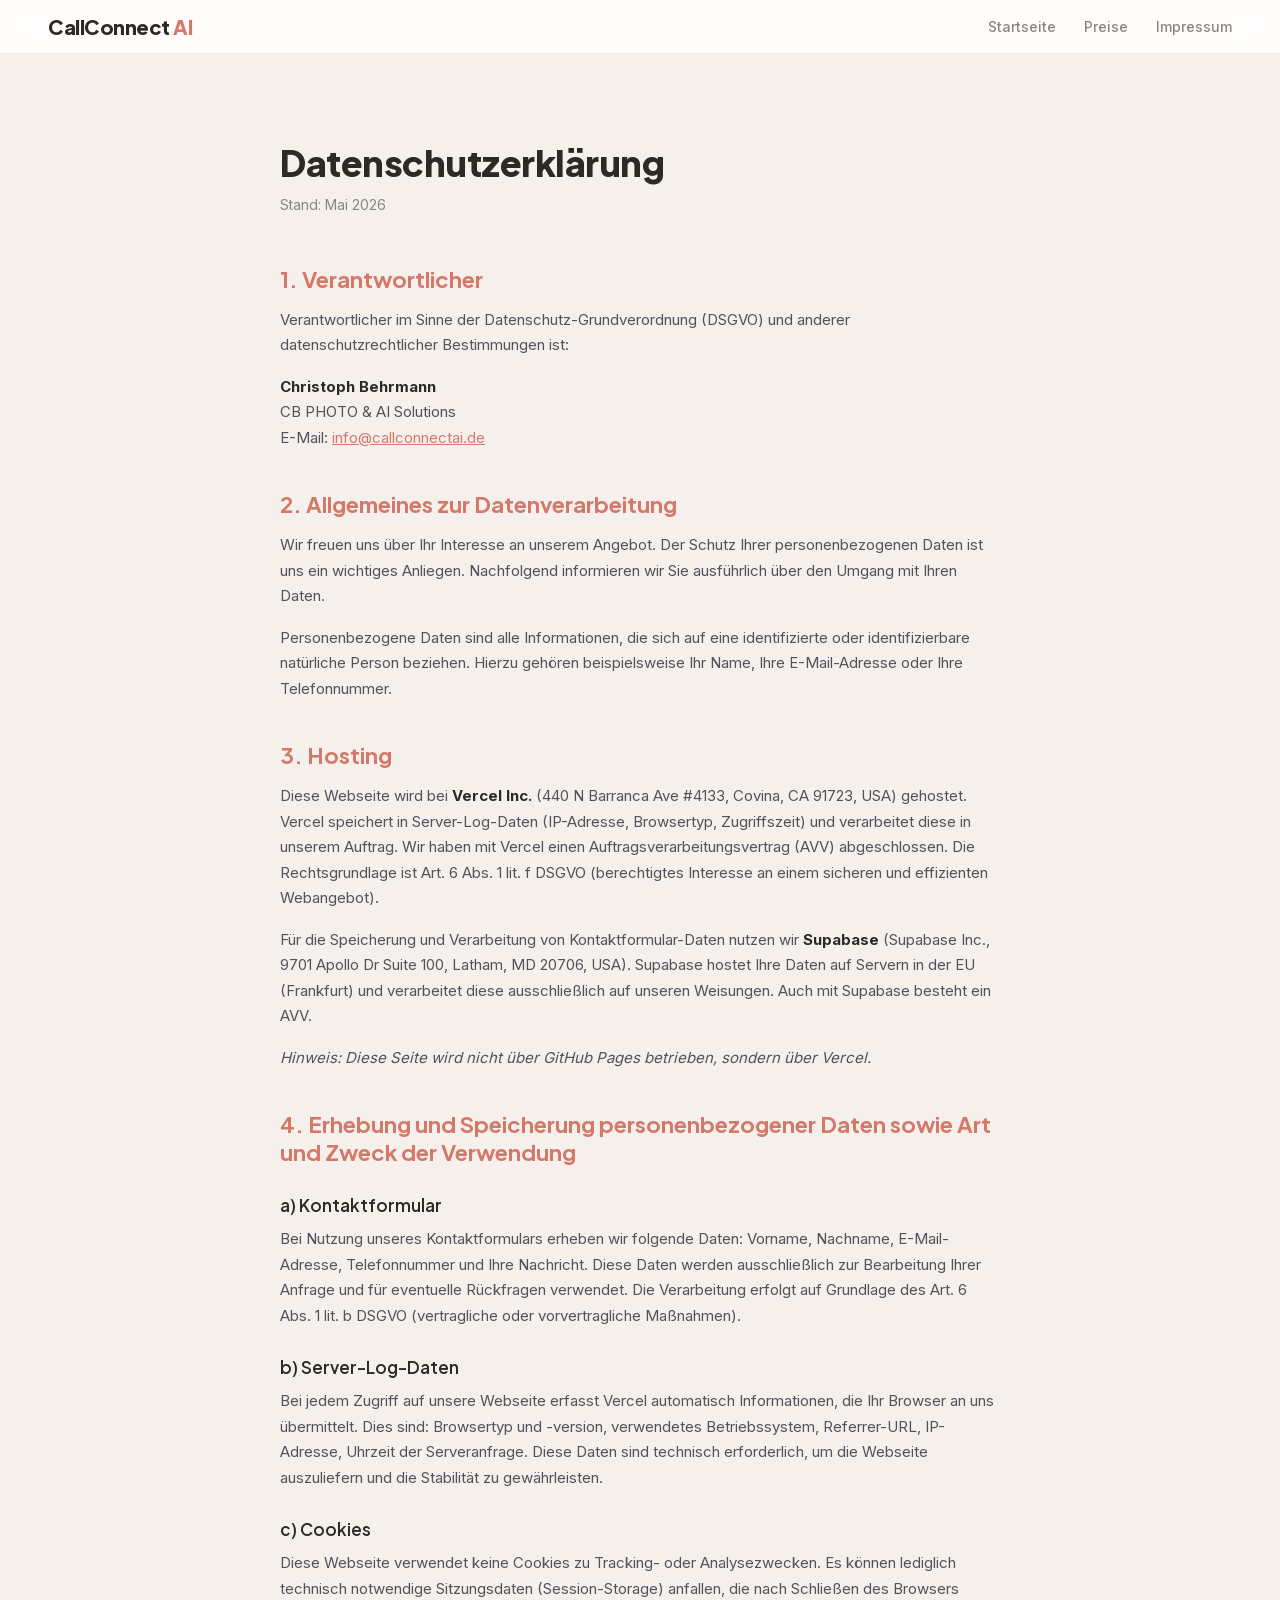
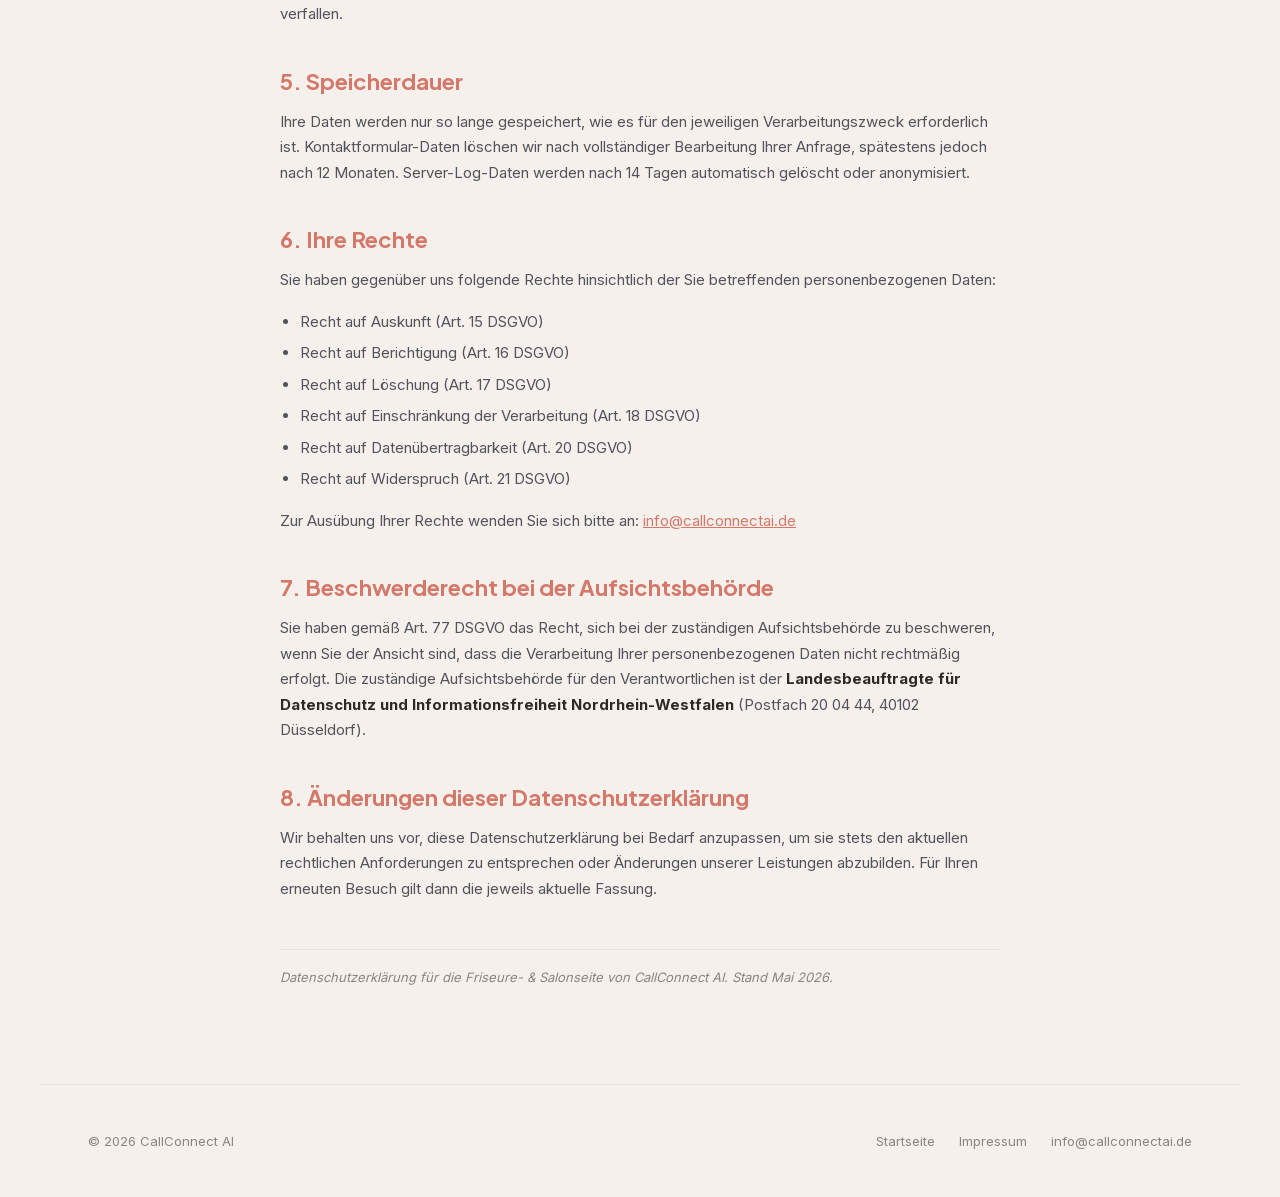
<file: datenschutz-friseure.html>
<!DOCTYPE html>
<html lang="de">
<head>
<meta charset="UTF-8">
<meta name="viewport" content="width=device-width, initial-scale=1.0">
<title>Datenschutzerklärung – Friseure & Salons | CallConnect AI</title>
<link rel="stylesheet" href="/fonts.css">
<style>
:root {
  --rose-accent: #d4786a;
  --rose-light: #f3e8e2;
  --beige: #f5f0eb;
  --anthracite: #2d2a26;
  --anthrazit-muted: #8a8580;
  --white: #ffffff;
  --border: #e4e4e7;
  --text: #18181b;
  --text-secondary: #52525b;
}

* { margin: 0; padding: 0; box-sizing: border-box; }
html { scroll-behavior: smooth; }
body {
  font-family: 'Inter', -apple-system, sans-serif;
  background: var(--beige);
  color: var(--anthracite);
  -webkit-font-smoothing: antialiased;
  overflow-x: hidden;
}

/* ===== NAV ===== */
nav {
  position: fixed; top: 0; left: 0; right: 0; z-index: 9999;
  padding: 14px 48px;
  display: flex; align-items: center; justify-content: space-between;
  background: rgba(255,255,255,0.85);
  backdrop-filter: blur(20px);
  -webkit-backdrop-filter: blur(20px);
  border-bottom: 1px solid rgba(45,42,38,0.06);
  transition: all 0.3s;
}
nav.scrolled {
  background: rgba(245,240,235,0.92);
  box-shadow: 0 4px 24px rgba(0,0,0,0.06);
}
.nav-logo {
  font-family: 'Plus Jakarta Sans', sans-serif;
  font-size: 20px; font-weight: 800; letter-spacing: -0.5px;
  color: var(--anthracite); text-decoration: none;
}
.nav-logo span { color: var(--rose-accent); }
.nav-links { display: flex; gap: 28px; align-items: center; }
.nav-links a {
  color: var(--anthrazit-muted); text-decoration: none;
  font-size: 14px; font-weight: 500; transition: color 0.2s;
  position: relative;
}
.nav-links a::after {
  content: ''; position: absolute; bottom: -4px; left: 0;
  width: 0; height: 2px; background: var(--rose-accent);
  transition: width 0.3s; border-radius: 2px;
}
.nav-links a:hover { color: var(--anthracite); }
.nav-links a:hover::after { width: 100%; }
.nav-cta {
  background: var(--rose-accent); color: #fff;
  padding: 8px 22px; border-radius: 100px;
  font-weight: 600; font-size: 13px; text-decoration: none;
  transition: all 0.2s;
}
.nav-cta:hover { background: #c06052; transform: translateY(-1px); }
.nav-cta::after { display: none !important; }

.nav-burger {
  display: none; flex-direction: column; gap: 5px;
  background: none; border: none; cursor: pointer; padding: 8px; z-index: 101;
}
.nav-burger span {
  display: block; width: 24px; height: 2px;
  background: var(--anthracite); border-radius: 2px;
  transition: transform 0.3s, opacity 0.3s;
}
.nav-burger.open span:nth-child(1) { transform: translateY(7px) rotate(45deg); }
.nav-burger.open span:nth-child(2) { opacity: 0; }
.nav-burger.open span:nth-child(3) { transform: translateY(-7px) rotate(-45deg); }

.mobile-menu {
  position: fixed; inset: 0; z-index: 99;
  background: rgba(255,255,255,0.97);
  backdrop-filter: blur(20px);
  display: flex; align-items: center; justify-content: center;
  opacity: 0; pointer-events: none; transition: opacity 0.3s;
}
.mobile-menu.open { opacity: 1; pointer-events: auto; }
.mobile-menu-inner { display: flex; flex-direction: column; align-items: center; gap: 24px; }
.mobile-menu-inner a {
  font-family: 'Plus Jakarta Sans', sans-serif;
  font-size: 24px; font-weight: 600; color: var(--anthracite);
  text-decoration: none; transition: color 0.2s;
}
.mobile-menu-inner a:hover { color: var(--rose-accent); }
.mobile-menu-inner .mobile-cta {
  background: var(--rose-accent); color: #fff;
  padding: 12px 32px; border-radius: 100px; font-size: 18px;
}

/* ===== CONTENT ===== */
.page-wrap {
  max-width: 800px;
  margin: 0 auto;
  padding: 140px 40px 80px;
}
.page-wrap h1 {
  font-family: 'Plus Jakarta Sans', sans-serif;
  font-size: 36px;
  font-weight: 800;
  color: var(--anthracite);
  margin-bottom: 8px;
  letter-spacing: -0.5px;
}
.page-wrap .stand {
  font-size: 14px;
  color: var(--anthrazit-muted);
  margin-bottom: 48px;
}
.page-wrap h2 {
  font-family: 'Plus Jakarta Sans', sans-serif;
  font-size: 22px;
  font-weight: 700;
  color: var(--rose-accent);
  margin-top: 40px;
  margin-bottom: 14px;
}
.page-wrap h3 {
  font-family: 'Plus Jakarta Sans', sans-serif;
  font-size: 17px;
  font-weight: 600;
  color: var(--anthracite);
  margin-top: 28px;
  margin-bottom: 10px;
}
.page-wrap p {
  font-size: 15px;
  line-height: 1.7;
  color: var(--text-secondary);
  margin-bottom: 16px;
}
.page-wrap ul {
  margin: 0 0 16px 20px;
}
.page-wrap ul li {
  font-size: 15px;
  line-height: 1.7;
  color: var(--text-secondary);
  margin-bottom: 6px;
}
.page-wrap a {
  color: var(--rose-accent);
  text-decoration: underline;
}
.page-wrap a:hover {
  color: #c06052;
}
.page-wrap strong {
  color: var(--anthracite);
}
.page-wrap hr {
  border: none;
  border-top: 1px solid var(--border);
  margin: 48px 0 16px;
}

/* ===== FOOTER ===== */
footer {
  border-top: 1px solid rgba(45,42,38,0.06);
  padding: 48px;
  max-width: 1200px;
  margin: 0 auto;
  display: flex;
  justify-content: space-between;
  align-items: center;
  flex-wrap: wrap;
  gap: 20px;
}
footer .copy {
  font-size: 13px;
  color: var(--anthrazit-muted);
}
footer .links {
  display: flex;
  gap: 24px;
}
footer .links a {
  font-size: 13px;
  color: var(--anthrazit-muted);
  text-decoration: none;
  transition: color 0.2s;
}
footer .links a:hover {
  color: var(--rose-accent);
}

/* ===== RESPONSIVE ===== */
@media (max-width: 900px) {
  nav { padding: 12px 24px; }
  .nav-links { display: none; }
  .nav-burger { display: flex; }
  .page-wrap { padding: 120px 24px 60px; }
  .page-wrap h1 { font-size: 28px; }
  .page-wrap h2 { font-size: 19px; }
  footer { flex-direction: column; text-align: center; padding: 32px 24px; }
}
@media (max-width: 480px) {
  .page-wrap { padding: 110px 18px 40px; }
  .page-wrap h1 { font-size: 24px; }
}
</style>
</head>
<body>

<!-- ===== NAV ===== -->
<nav>
  <a href="friseure.html" class="nav-logo">CallConnect <span>AI</span></a>
  <div class="nav-links">
    <a href="friseure.html">Startseite</a>
    <a href="preise.html">Preise</a>
    <a href="impressum-friseure.html">Impressum</a>
  </div>
  <button class="nav-burger" aria-label="Menü" id="burgerBtn">
    <span></span><span></span><span></span>
  </button>
</nav>

<div class="mobile-menu" id="mobileMenu">
  <div class="mobile-menu-inner">
    <a href="friseure.html">Startseite</a>
    <a href="preise.html">Preise</a>
    <a href="impressum-friseure.html">Impressum</a>
  </div>
</div>

<!-- ===== CONTENT ===== -->
<div class="page-wrap">
  <h1>Datenschutzerklärung</h1>
  <p class="stand">Stand: Mai 2026</p>

  <h2>1. Verantwortlicher</h2>
  <p>
    Verantwortlicher im Sinne der Datenschutz-Grundverordnung (DSGVO) und anderer datenschutzrechtlicher Bestimmungen ist:
  </p>
  <p>
    <strong>Christoph Behrmann</strong><br>
    CB PHOTO & AI Solutions<br>
    E-Mail: <a href="mailto:info@callconnectai.de">info@callconnectai.de</a>
  </p>

  <h2>2. Allgemeines zur Datenverarbeitung</h2>
  <p>
    Wir freuen uns über Ihr Interesse an unserem Angebot. Der Schutz Ihrer personenbezogenen Daten ist uns ein wichtiges Anliegen. Nachfolgend informieren wir Sie ausführlich über den Umgang mit Ihren Daten.
  </p>
  <p>
    Personenbezogene Daten sind alle Informationen, die sich auf eine identifizierte oder identifizierbare natürliche Person beziehen. Hierzu gehören beispielsweise Ihr Name, Ihre E-Mail-Adresse oder Ihre Telefonnummer.
  </p>

  <h2>3. Hosting</h2>
  <p>
    Diese Webseite wird bei <strong>Vercel Inc.</strong> (440 N Barranca Ave #4133, Covina, CA 91723, USA) gehostet. Vercel speichert in Server-Log-Daten (IP-Adresse, Browsertyp, Zugriffszeit) und verarbeitet diese in unserem Auftrag. Wir haben mit Vercel einen Auftragsverarbeitungsvertrag (AVV) abgeschlossen. Die Rechtsgrundlage ist Art. 6 Abs. 1 lit. f DSGVO (berechtigtes Interesse an einem sicheren und effizienten Webangebot).
  </p>
  <p>
    Für die Speicherung und Verarbeitung von Kontaktformular-Daten nutzen wir <strong>Supabase</strong> (Supabase Inc., 9701 Apollo Dr Suite 100, Latham, MD 20706, USA). Supabase hostet Ihre Daten auf Servern in der EU (Frankfurt) und verarbeitet diese ausschließlich auf unseren Weisungen. Auch mit Supabase besteht ein AVV.
  </p>
  <p>
    <em>Hinweis: Diese Seite wird nicht über GitHub Pages betrieben, sondern über Vercel.</em>
  </p>

  <h2>4. Erhebung und Speicherung personenbezogener Daten sowie Art und Zweck der Verwendung</h2>

  <h3>a) Kontaktformular</h3>
  <p>
    Bei Nutzung unseres Kontaktformulars erheben wir folgende Daten: Vorname, Nachname, E-Mail-Adresse, Telefonnummer und Ihre Nachricht. Diese Daten werden ausschließlich zur Bearbeitung Ihrer Anfrage und für eventuelle Rückfragen verwendet. Die Verarbeitung erfolgt auf Grundlage des Art. 6 Abs. 1 lit. b DSGVO (vertragliche oder vorvertragliche Maßnahmen).
  </p>

  <h3>b) Server-Log-Daten</h3>
  <p>
    Bei jedem Zugriff auf unsere Webseite erfasst Vercel automatisch Informationen, die Ihr Browser an uns übermittelt. Dies sind: Browsertyp und -version, verwendetes Betriebssystem, Referrer-URL, IP-Adresse, Uhrzeit der Serveranfrage. Diese Daten sind technisch erforderlich, um die Webseite auszuliefern und die Stabilität zu gewährleisten.
  </p>

  <h3>c) Cookies</h3>
  <p>
    Diese Webseite verwendet keine Cookies zu Tracking- oder Analysezwecken. Es können lediglich technisch notwendige Sitzungsdaten (Session-Storage) anfallen, die nach Schließen des Browsers verfallen.
  </p>

  <h2>5. Speicherdauer</h2>
  <p>
    Ihre Daten werden nur so lange gespeichert, wie es für den jeweiligen Verarbeitungszweck erforderlich ist. Kontaktformular-Daten löschen wir nach vollständiger Bearbeitung Ihrer Anfrage, spätestens jedoch nach 12 Monaten. Server-Log-Daten werden nach 14 Tagen automatisch gelöscht oder anonymisiert.
  </p>

  <h2>6. Ihre Rechte</h2>
  <p>Sie haben gegenüber uns folgende Rechte hinsichtlich der Sie betreffenden personenbezogenen Daten:</p>
  <ul>
    <li>Recht auf Auskunft (Art. 15 DSGVO)</li>
    <li>Recht auf Berichtigung (Art. 16 DSGVO)</li>
    <li>Recht auf Löschung (Art. 17 DSGVO)</li>
    <li>Recht auf Einschränkung der Verarbeitung (Art. 18 DSGVO)</li>
    <li>Recht auf Datenübertragbarkeit (Art. 20 DSGVO)</li>
    <li>Recht auf Widerspruch (Art. 21 DSGVO)</li>
  </ul>
  <p>
    Zur Ausübung Ihrer Rechte wenden Sie sich bitte an: <a href="mailto:info@callconnectai.de">info@callconnectai.de</a>
  </p>

  <h2>7. Beschwerderecht bei der Aufsichtsbehörde</h2>
  <p>
    Sie haben gemäß Art. 77 DSGVO das Recht, sich bei der zuständigen Aufsichtsbehörde zu beschweren, wenn Sie der Ansicht sind, dass die Verarbeitung Ihrer personenbezogenen Daten nicht rechtmäßig erfolgt. Die zuständige Aufsichtsbehörde für den Verantwortlichen ist der <strong>Landesbeauftragte für Datenschutz und Informationsfreiheit Nordrhein-Westfalen</strong> (Postfach 20 04 44, 40102 Düsseldorf).
  </p>

  <h2>8. Änderungen dieser Datenschutzerklärung</h2>
  <p>
    Wir behalten uns vor, diese Datenschutzerklärung bei Bedarf anzupassen, um sie stets den aktuellen rechtlichen Anforderungen zu entsprechen oder Änderungen unserer Leistungen abzubilden. Für Ihren erneuten Besuch gilt dann die jeweils aktuelle Fassung.
  </p>

  <hr>
  <p style="font-size: 13px; color: var(--anthrazit-muted);">
    <em>Datenschutzerklärung für die Friseure- & Salonseite von CallConnect AI. Stand Mai 2026.</em>
  </p>
</div>

<!-- ===== FOOTER ===== -->
<footer>
  <div class="copy">© 2026 CallConnect AI</div>
  <div class="links">
    <a href="friseure.html">Startseite</a>
    <a href="impressum-friseure.html">Impressum</a>
    <a href="mailto:info@callconnectai.de">info@callconnectai.de</a>
  </div>
</footer>

<script>
// === MOBILE MENU ===
(function() {
  const burger = document.getElementById('burgerBtn');
  const menu = document.getElementById('mobileMenu');
  if (!burger || !menu) return;
  function closeMenu() { burger.classList.remove('open'); menu.classList.remove('open'); document.body.style.overflow = ''; }
  burger.addEventListener('click', function() {
    const isOpen = menu.classList.toggle('open');
    burger.classList.toggle('open');
    document.body.style.overflow = isOpen ? 'hidden' : '';
  });
  menu.querySelectorAll('a').forEach(function(link) { link.addEventListener('click', closeMenu); });
  menu.addEventListener('click', function(e) { if (e.target === menu) closeMenu(); });
})();

// === NAV SCROLL ===
(function() {
  const nav = document.querySelector('nav');
  if (!nav) return;
  window.addEventListener('scroll', function() {
    if (window.scrollY > 50) { nav.classList.add('scrolled'); } else { nav.classList.remove('scrolled'); }
  });
})();
</script>

</body>
</html>
</file>
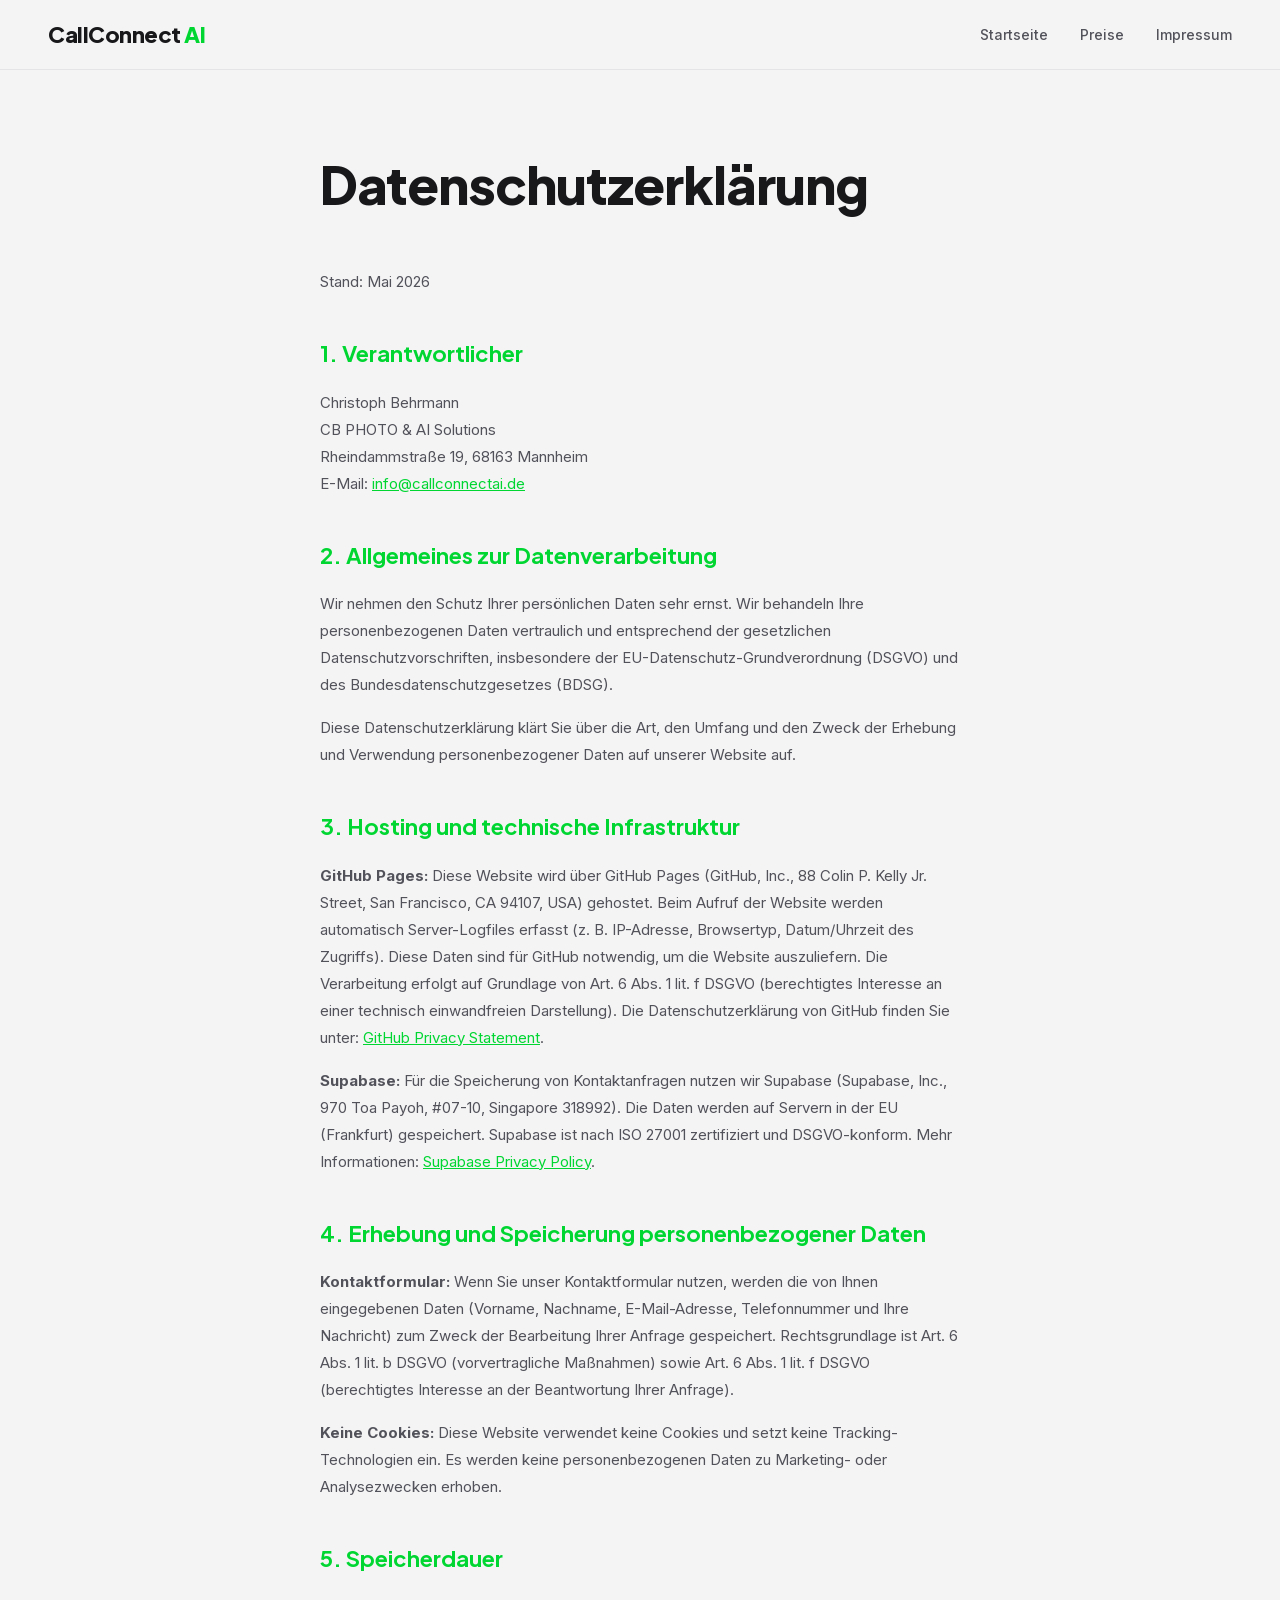
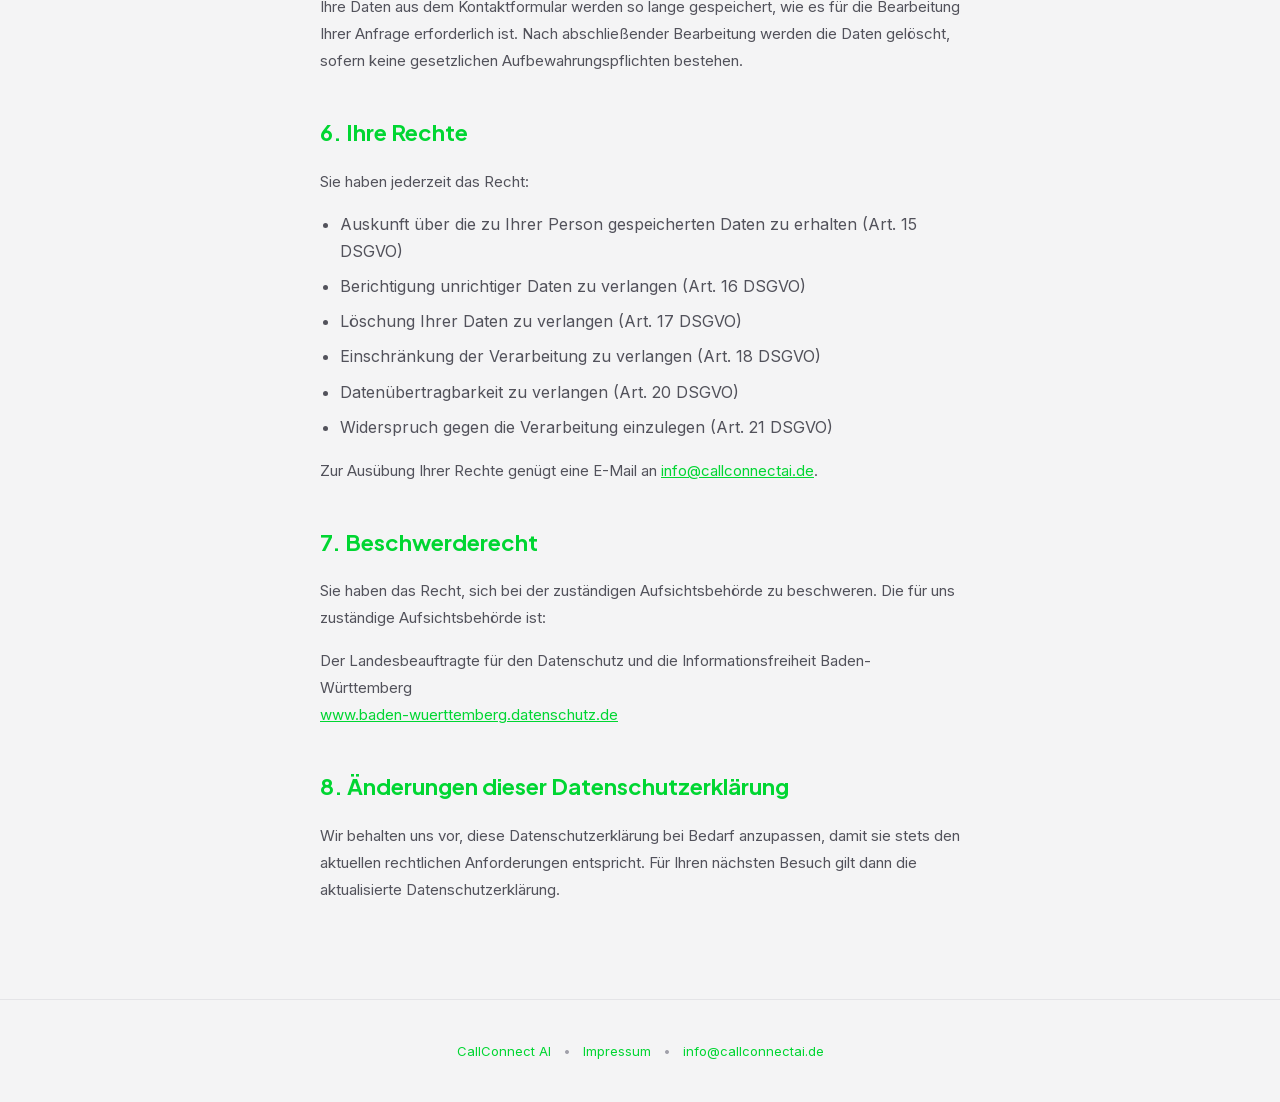
<file: datenschutz.html>
<!DOCTYPE html>
<html lang="de">
<head>
<meta charset="UTF-8">
<meta name="viewport" content="width=device-width, initial-scale=1.0">
<title>Datenschutzerklärung – CallConnect AI</title>
<link rel="stylesheet" href="/fonts.css">
<style>
:root {
  --green: #00d632;
  --green-dark: #00a828;
  --gray-bg: #f4f4f5;
  --white: #ffffff;
  --border: #e4e4e7;
  --text: #18181b;
  --text-secondary: #52525b;
  --text-muted: #a1a1aa;
}

* { margin: 0; padding: 0; box-sizing: border-box; }

html { background: var(--gray-bg); }

body {
  font-family: 'Inter', -apple-system, sans-serif;
  background: var(--gray-bg); color: var(--text);
  line-height: 1.7; -webkit-font-smoothing: antialiased;
}

nav {
  position: fixed; top: 0; left: 0; right: 0; z-index: 99999;
  padding: 16px 48px;
  display: flex; align-items: center; justify-content: space-between;
  background: var(--gray-bg);
  backdrop-filter: blur(20px); -webkit-backdrop-filter: blur(20px);
  border-bottom: 1px solid var(--border);
  transition: transform 0.35s ease;
}
/* nav bleibt immer sichtbar */

.nav-logo {
  font-family: 'Plus Jakarta Sans', sans-serif;
  font-size: 22px; font-weight: 800; letter-spacing: -0.5px;
  color: var(--text); text-decoration: none;
}
.nav-logo span { color: var(--green); }

.nav-links { display: flex; gap: 32px; align-items: center; }
.nav-links a {
  color: var(--text-secondary); text-decoration: none;
  font-size: 14px; font-weight: 500; transition: color 0.2s;
}
.nav-links a:hover { color: var(--text); }

/* Burger */
.nav-burger {
  display: none;
  flex-direction: column; gap: 5px;
  background: none; border: none; cursor: pointer;
  padding: 8px; z-index: 101;
}
.nav-burger span {
  display: block; width: 24px; height: 2px;
  background: var(--text); border-radius: 2px;
  transition: transform 0.3s ease, opacity 0.3s ease;
}
.nav-burger.open span:nth-child(1) { transform: translateY(7px) rotate(45deg); }
.nav-burger.open span:nth-child(2) { opacity: 0; }
.nav-burger.open span:nth-child(3) { transform: translateY(-7px) rotate(-45deg); }

/* Mobile Menu Overlay */
.mobile-menu {
  position: fixed; inset: 0; z-index: 99;
  background: rgba(244,244,245,0.97);
  backdrop-filter: blur(20px);
  display: flex; align-items: center; justify-content: center;
  opacity: 0; pointer-events: none;
  transition: opacity 0.3s ease;
}
.mobile-menu.open {
  opacity: 1; pointer-events: auto;
}
.mobile-menu-inner {
  display: flex; flex-direction: column; align-items: center; gap: 24px;
}
.mobile-menu-inner a {
  font-family: 'Plus Jakarta Sans', sans-serif;
  font-size: 24px; font-weight: 600; color: var(--text);
  text-decoration: none; letter-spacing: -0.5px;
  transition: color 0.2s;
}
.mobile-menu-inner a:hover { color: var(--green); }

.content {
  max-width: 720px; margin: 0 auto; padding: 140px 40px 80px;
}

.content h1 {
  font-family: 'Plus Jakarta Sans', sans-serif;
  font-size: clamp(36px, 5vw, 52px); font-weight: 800;
  margin-bottom: 40px; letter-spacing: -1px;
}

.content h2 {
  font-family: 'Plus Jakarta Sans', sans-serif;
  font-size: 22px; font-weight: 700; margin: 40px 0 16px;
  color: var(--green);
}

.content p {
  font-size: 15px; color: var(--text-secondary);
  margin-bottom: 16px; line-height: 1.8;
}

.content a { color: var(--green); text-decoration: underline; }

.content ul { margin: 0 0 16px 20px; color: var(--text-secondary); }
.content ul li { margin-bottom: 8px; }

.content hr {
  border: none; border-top: 1px solid var(--border);
  margin: 32px 0;
}

footer {
  padding: 40px; text-align: center;
  border-top: 1px solid var(--border);
  font-size: 13px; color: var(--text-muted);
}

footer a {
  color: var(--green); text-decoration: none; margin: 0 8px;
}

@media (max-width: 600px) {
  nav {
    padding: 12px 20px;
    padding-top: max(12px, env(safe-area-inset-top));
    background: var(--gray-bg);
  }
  .nav-links { display: none; }
  .nav-burger { display: flex; }
  .content { padding: 120px 20px 60px; }
}
</style>
</head>
<body>

<nav>
    <div class="nav-logo"><a href="/" style="text-decoration:none;color:inherit">CallConnect <span>AI</span></a></div>
    <div class="nav-links">
    <a href="index.html">Startseite</a>
    <a href="preise.html">Preise</a>
    <a href="impressum.html">Impressum</a>
  </div>
  <button class="nav-burger" aria-label="Menü öffnen" id="burgerBtn">
    <span></span><span></span><span></span>
  </button>
</nav>

<div class="mobile-menu" id="mobileMenu">
  <div class="mobile-menu-inner">
    <a href="index.html">Startseite</a>
    <a href="preise.html">Preise</a>
    <a href="impressum.html">Impressum</a>
  </div>
</div>

<div class="content">
  <h1>Datenschutzerkl&auml;rung</h1>

  <p>Stand: Mai 2026</p>

  <h2>1. Verantwortlicher</h2>
  <p>
    Christoph Behrmann<br>
    CB PHOTO &amp; AI Solutions<br>
    Rheindammstra&szlig;e 19, 68163 Mannheim<br>
    E-Mail: <a href="mailto:info@callconnectai.de">info@callconnectai.de</a>
  </p>

  <h2>2. Allgemeines zur Datenverarbeitung</h2>
  <p>
    Wir nehmen den Schutz Ihrer pers&ouml;nlichen Daten sehr ernst. Wir behandeln Ihre personenbezogenen Daten vertraulich und entsprechend der gesetzlichen Datenschutzvorschriften, insbesondere der EU-Datenschutz-Grundverordnung (DSGVO) und des Bundesdatenschutzgesetzes (BDSG).
  </p>
  <p>
    Diese Datenschutzerkl&auml;rung kl&auml;rt Sie &uuml;ber die Art, den Umfang und den Zweck der Erhebung und Verwendung personenbezogener Daten auf unserer Website auf.
  </p>

  <h2>3. Hosting und technische Infrastruktur</h2>
  <p>
    <strong>GitHub Pages:</strong> Diese Website wird &uuml;ber GitHub Pages (GitHub, Inc., 88 Colin P. Kelly Jr. Street, San Francisco, CA 94107, USA) gehostet. Beim Aufruf der Website werden automatisch Server-Logfiles erfasst (z. B. IP-Adresse, Browsertyp, Datum/Uhrzeit des Zugriffs). Diese Daten sind f&uuml;r GitHub notwendig, um die Website auszuliefern. Die Verarbeitung erfolgt auf Grundlage von Art. 6 Abs. 1 lit. f DSGVO (berechtigtes Interesse an einer technisch einwandfreien Darstellung). Die Datenschutzerkl&auml;rung von GitHub finden Sie unter: <a href="https://docs.github.com/de/site-policy/privacy-policies/github-general-privacy-statement" target="_blank" rel="noopener">GitHub Privacy Statement</a>.
  </p>
  <p>
    <strong>Supabase:</strong> F&uuml;r die Speicherung von Kontaktanfragen nutzen wir Supabase (Supabase, Inc., 970 Toa Payoh, #07-10, Singapore 318992). Die Daten werden auf Servern in der EU (Frankfurt) gespeichert. Supabase ist nach ISO 27001 zertifiziert und DSGVO-konform. Mehr Informationen: <a href="https://supabase.com/privacy" target="_blank" rel="noopener">Supabase Privacy Policy</a>.
  </p>

  <h2>4. Erhebung und Speicherung personenbezogener Daten</h2>
  <p>
    <strong>Kontaktformular:</strong> Wenn Sie unser Kontaktformular nutzen, werden die von Ihnen eingegebenen Daten (Vorname, Nachname, E-Mail-Adresse, Telefonnummer und Ihre Nachricht) zum Zweck der Bearbeitung Ihrer Anfrage gespeichert. Rechtsgrundlage ist Art. 6 Abs. 1 lit. b DSGVO (vorvertragliche Ma&szlig;nahmen) sowie Art. 6 Abs. 1 lit. f DSGVO (berechtigtes Interesse an der Beantwortung Ihrer Anfrage).
  </p>
  <p>
    <strong>Keine Cookies:</strong> Diese Website verwendet keine Cookies und setzt keine Tracking-Technologien ein. Es werden keine personenbezogenen Daten zu Marketing- oder Analysezwecken erhoben.
  </p>

  <h2>5. Speicherdauer</h2>
  <p>
    Ihre Daten aus dem Kontaktformular werden so lange gespeichert, wie es f&uuml;r die Bearbeitung Ihrer Anfrage erforderlich ist. Nach abschlie&szlig;ender Bearbeitung werden die Daten gel&ouml;scht, sofern keine gesetzlichen Aufbewahrungspflichten bestehen.
  </p>

  <h2>6. Ihre Rechte</h2>
  <p>Sie haben jederzeit das Recht:</p>
  <ul>
    <li>Auskunft &uuml;ber die zu Ihrer Person gespeicherten Daten zu erhalten (Art. 15 DSGVO)</li>
    <li>Berichtigung unrichtiger Daten zu verlangen (Art. 16 DSGVO)</li>
    <li>L&ouml;schung Ihrer Daten zu verlangen (Art. 17 DSGVO)</li>
    <li>Einschr&auml;nkung der Verarbeitung zu verlangen (Art. 18 DSGVO)</li>
    <li>Daten&uuml;bertragbarkeit zu verlangen (Art. 20 DSGVO)</li>
    <li>Widerspruch gegen die Verarbeitung einzulegen (Art. 21 DSGVO)</li>
  </ul>
  <p>
    Zur Aus&uuml;bung Ihrer Rechte gen&uuml;gt eine E-Mail an <a href="mailto:info@callconnectai.de">info@callconnectai.de</a>.
  </p>

  <h2>7. Beschwerderecht</h2>
  <p>
    Sie haben das Recht, sich bei der zust&auml;ndigen Aufsichtsbeh&ouml;rde zu beschweren. Die f&uuml;r uns zust&auml;ndige Aufsichtsbeh&ouml;rde ist:
  </p>
  <p>
    Der Landesbeauftragte f&uuml;r den Datenschutz und die Informationsfreiheit Baden-W&uuml;rttemberg<br>
    <a href="https://www.baden-wuerttemberg.datenschutz.de" target="_blank" rel="noopener">www.baden-wuerttemberg.datenschutz.de</a>
  </p>

  <h2>8. &Auml;nderungen dieser Datenschutzerkl&auml;rung</h2>
  <p>
    Wir behalten uns vor, diese Datenschutzerkl&auml;rung bei Bedarf anzupassen, damit sie stets den aktuellen rechtlichen Anforderungen entspricht. F&uuml;r Ihren n&auml;chsten Besuch gilt dann die aktualisierte Datenschutzerkl&auml;rung.
  </p>
</div>

<footer>
  <p>
    <a href="index.html">CallConnect AI</a> &bull;
    <a href="impressum.html">Impressum</a> &bull;
    <a href="mailto:info@callconnectai.de">info@callconnectai.de</a>
  </p>
</footer>

</body>
</html>

<script>
// === MOBILE MENU TOGGLE ===
(function() {
  const burger = document.getElementById('burgerBtn');
  const menu = document.getElementById('mobileMenu');
  if (!burger || !menu) return;

  function closeMenu() {
    burger.classList.remove('open');
    menu.classList.remove('open');
    document.body.style.overflow = '';
  }

  burger.addEventListener('click', function() {
    const isOpen = menu.classList.toggle('open');
    burger.classList.toggle('open');
    document.body.style.overflow = isOpen ? 'hidden' : '';
  });

  // Close when clicking a link
  menu.querySelectorAll('a').forEach(function(link) {
    link.addEventListener('click', closeMenu);
  });

  // Close when clicking backdrop
  menu.addEventListener('click', function(e) {
    if (e.target === menu) closeMenu();
  });
})();
</script>
</file>
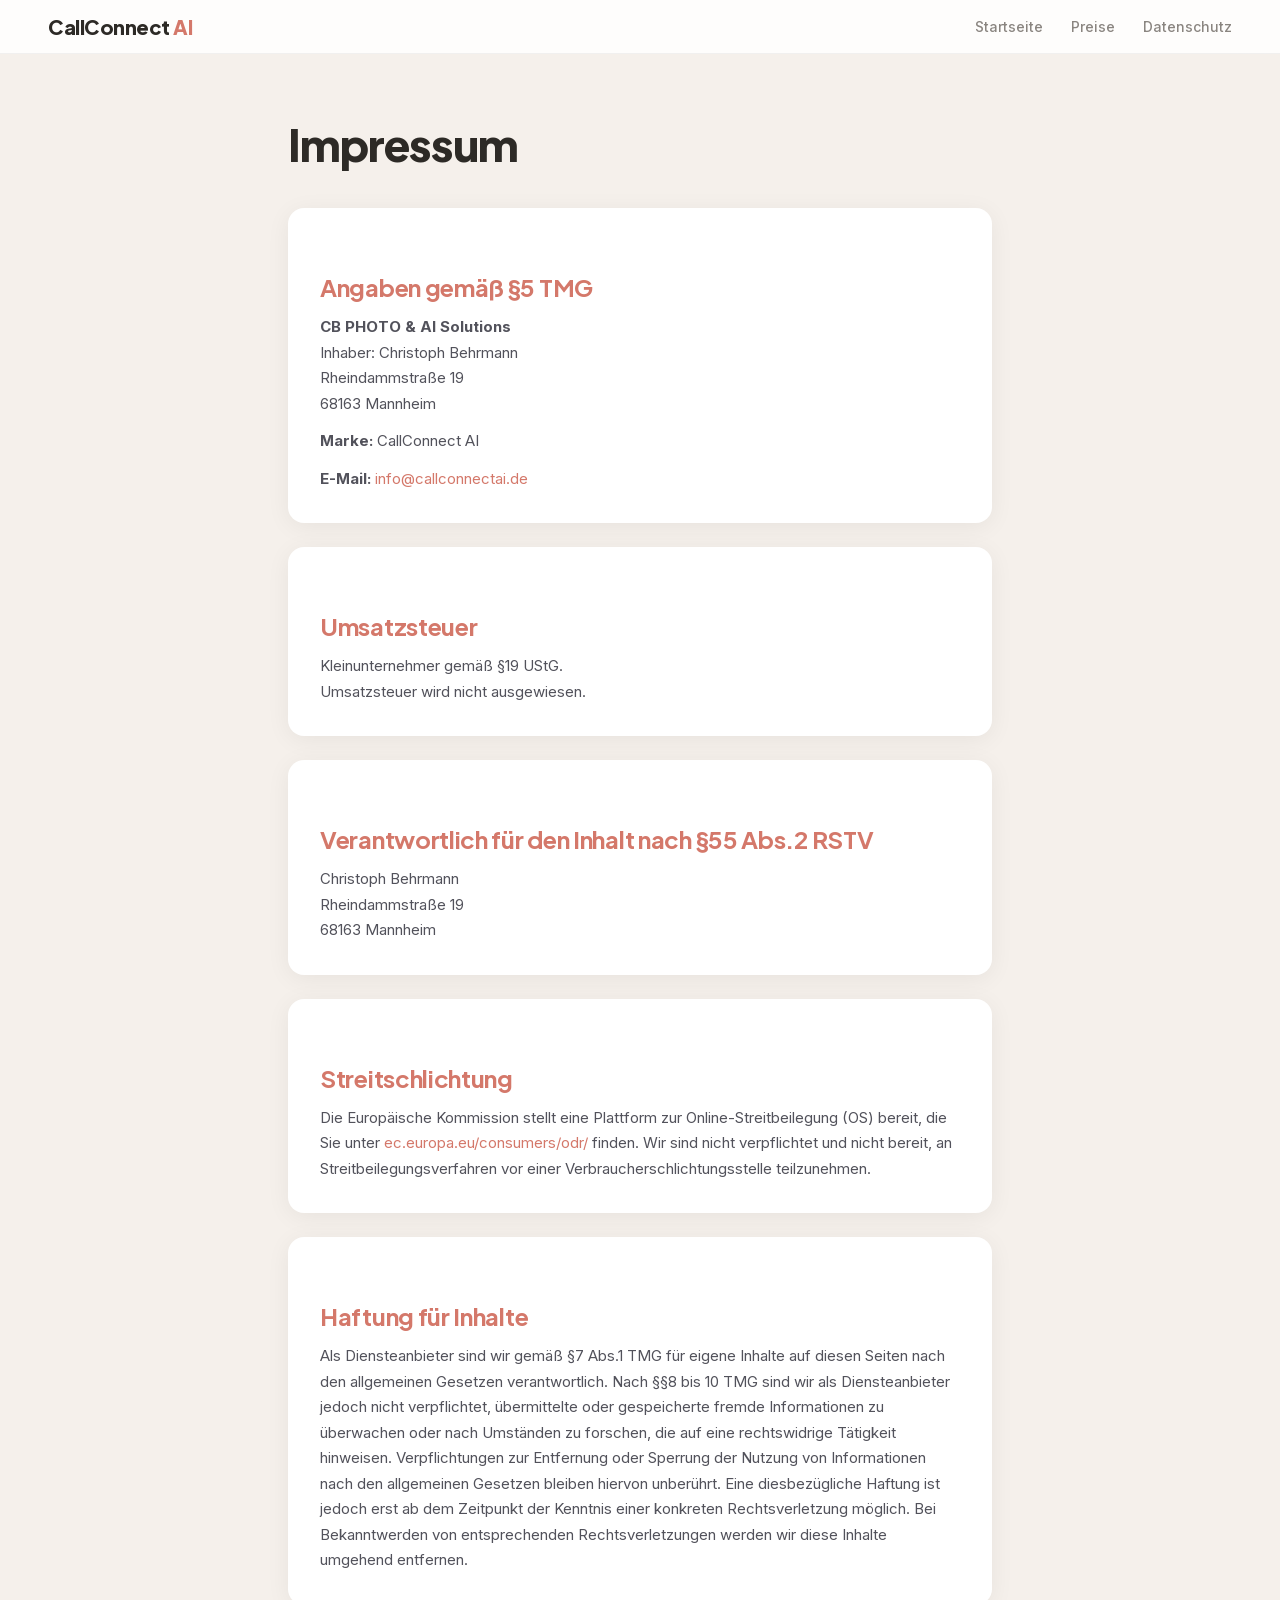
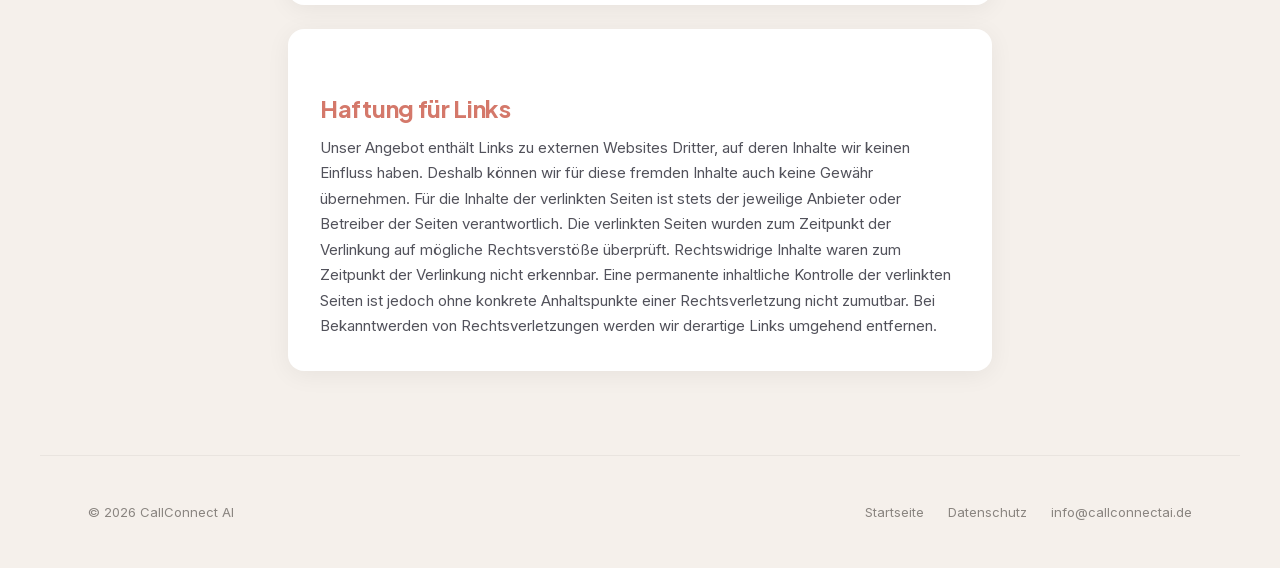
<file: impressum-friseure.html>
<!DOCTYPE html>
<html lang="de">
<head>
<meta charset="UTF-8">
<meta name="viewport" content="width=device-width, initial-scale=1.0">
<title>Impressum | CallConnect AI – Friseure</title>
<link rel="stylesheet" href="/fonts.css">
<style>
:root {
  --rose-accent: #d4786a;
  --rose-light: #f3e8e2;
  --beige: #f5f0eb;
  --anthracite: #2d2a26;
  --anthrazit-muted: #8a8580;
  --white: #ffffff;
  --border: #e4e4e7;
  --text: #18181b;
  --text-secondary: #52525b;
  --shadow: 0 4px 24px rgba(0,0,0,0.06);
  --radius: 16px;
  --radius-lg: 24px;
}

* { margin: 0; padding: 0; box-sizing: border-box; }

html { scroll-behavior: smooth; }

body {
  font-family: 'Inter', -apple-system, sans-serif;
  background: var(--beige);
  color: var(--text);
  -webkit-font-smoothing: antialiased;
  overflow-x: hidden;
}

/* ===== NAV ===== */
nav {
  position: fixed; top: 0; left: 0; right: 0; z-index: 9999;
  padding: 14px 48px;
  display: flex; align-items: center; justify-content: space-between;
  background: rgba(255,255,255,0.85);
  backdrop-filter: blur(20px);
  -webkit-backdrop-filter: blur(20px);
  border-bottom: 1px solid rgba(45,42,38,0.06);
  transition: all 0.3s;
}
.nav-logo {
  font-family: 'Plus Jakarta Sans', sans-serif;
  font-size: 20px; font-weight: 800; letter-spacing: -0.5px;
  color: var(--anthracite); text-decoration: none;
}
.nav-logo span { color: var(--rose-accent); }
.nav-links { display: flex; gap: 28px; align-items: center; }
.nav-links a {
  color: var(--anthrazit-muted); text-decoration: none;
  font-size: 14px; font-weight: 500; transition: color 0.2s;
  position: relative;
}
.nav-links a::after {
  content: ''; position: absolute; bottom: -4px; left: 0;
  width: 0; height: 2px; background: var(--rose-accent);
  transition: width 0.3s; border-radius: 2px;
}
.nav-links a:hover { color: var(--anthracite); }
.nav-links a:hover::after { width: 100%; }
.nav-cta {
  background: var(--rose-accent); color: #fff;
  padding: 8px 22px; border-radius: 100px;
  font-weight: 600; font-size: 13px; text-decoration: none;
  transition: all 0.2s;
}
.nav-cta:hover { background: #c06052; transform: translateY(-1px); }
.nav-cta::after { display: none !important; }

.nav-burger {
  display: none; flex-direction: column; gap: 5px;
  background: none; border: none; cursor: pointer; padding: 8px; z-index: 101;
}
.nav-burger span {
  display: block; width: 24px; height: 2px;
  background: var(--anthracite); border-radius: 2px;
  transition: transform 0.3s, opacity 0.3s;
}
.nav-burger.open span:nth-child(1) { transform: translateY(7px) rotate(45deg); }
.nav-burger.open span:nth-child(2) { opacity: 0; }
.nav-burger.open span:nth-child(3) { transform: translateY(-7px) rotate(-45deg); }

.mobile-menu {
  position: fixed; inset: 0; z-index: 99;
  background: rgba(255,255,255,0.97);
  backdrop-filter: blur(20px);
  display: flex; align-items: center; justify-content: center;
  opacity: 0; pointer-events: none; transition: opacity 0.3s;
}
.mobile-menu.open { opacity: 1; pointer-events: auto; }
.mobile-menu-inner { display: flex; flex-direction: column; align-items: center; gap: 24px; }
.mobile-menu-inner a {
  font-family: 'Plus Jakarta Sans', sans-serif;
  font-size: 24px; font-weight: 600; color: var(--anthracite);
  text-decoration: none; transition: color 0.2s;
}
.mobile-menu-inner a:hover { color: var(--rose-accent); }
.mobile-menu-inner .mobile-cta {
  background: var(--rose-accent); color: #fff;
  padding: 12px 32px; border-radius: 100px; font-size: 18px;
}

/* ===== CONTENT ===== */
.page-wrapper {
  padding: 120px 48px 60px;
  max-width: 800px;
  margin: 0 auto;
}

.page-wrapper h1 {
  font-family: 'Plus Jakarta Sans', sans-serif;
  font-size: clamp(30px, 4.5vw, 44px);
  font-weight: 800;
  letter-spacing: -1px;
  line-height: 1.1;
  margin-bottom: 40px;
  color: var(--anthracite);
}

.page-wrapper h2 {
  font-family: 'Plus Jakarta Sans', sans-serif;
  font-size: clamp(18px, 2.5vw, 24px);
  font-weight: 700;
  letter-spacing: -0.3px;
  margin: 32px 0 12px;
  color: var(--rose-accent);
}

.page-wrapper h3 {
  font-family: 'Plus Jakarta Sans', sans-serif;
  font-size: 17px;
  font-weight: 700;
  margin: 24px 0 8px;
  color: var(--anthracite);
}

.page-wrapper p {
  font-size: 15px;
  line-height: 1.7;
  color: var(--text-secondary);
  margin-bottom: 12px;
}

.page-wrapper a {
  color: var(--rose-accent);
  text-decoration: none;
  transition: color 0.2s;
}

.page-wrapper a:hover {
  color: #c06052;
  text-decoration: underline;
}

.page-wrapper ul {
  list-style: none;
  padding: 0;
  margin: 4px 0 16px;
}

.page-wrapper ul li {
  font-size: 15px;
  line-height: 1.7;
  color: var(--text-secondary);
  padding: 2px 0;
}

.page-wrapper ul li::before {
  content: '•';
  color: var(--rose-accent);
  font-weight: bold;
  display: inline-block;
  width: 1.2em;
  margin-left: 0;
}

.legal-block {
  background: var(--white);
  border-radius: var(--radius);
  padding: 32px;
  box-shadow: var(--shadow);
  margin-bottom: 24px;
}

.legal-block p:last-child {
  margin-bottom: 0;
}

/* ===== FOOTER ===== */
footer {
  border-top: 1px solid rgba(45,42,38,0.06);
  padding: 48px;
  max-width: 1200px;
  margin: 0 auto;
  display: flex;
  justify-content: space-between;
  align-items: center;
  flex-wrap: wrap;
  gap: 20px;
}
footer .copy {
  font-size: 13px;
  color: var(--anthrazit-muted);
}
footer .links {
  display: flex;
  gap: 24px;
}
footer .links a {
  font-size: 13px;
  color: var(--anthrazit-muted);
  text-decoration: none;
  transition: color 0.2s;
}
footer .links a:hover {
  color: var(--rose-accent);
}

/* ===== RESPONSIVE ===== */
@media (max-width: 900px) {
  nav { padding: 12px 24px; }
  .nav-links { display: none; }
  .nav-burger { display: flex; }
  .page-wrapper { padding: 100px 24px 40px; }
  footer { flex-direction: column; text-align: center; padding: 32px 24px; }
}
@media (max-width: 480px) {
  .page-wrapper { padding: 90px 16px 30px; }
  .legal-block { padding: 24px; }
}
</style>
</head>
<body>

<!-- ===== NAV ===== -->
<nav>
  <a href="friseure.html" class="nav-logo">CallConnect <span>AI</span></a>
  <div class="nav-links">
    <a href="friseure.html">Startseite</a>
    <a href="preise.html">Preise</a>
    <a href="datenschutz-friseure.html">Datenschutz</a>
  </div>
  <button class="nav-burger" id="burgerBtn" aria-label="Menü öffnen">
    <span></span><span></span><span></span>
  </button>
</nav>

<!-- ===== MOBILE MENU ===== -->
<div class="mobile-menu" id="mobileMenu">
  <div class="mobile-menu-inner">
    <a href="friseure.html">Startseite</a>
    <a href="preise.html">Preise</a>
    <a href="datenschutz-friseure.html">Datenschutz</a>
    <a href="friseure.html#kontakt" class="mobile-cta">Kontakt</a>
  </div>
</div>

<!-- ===== IMPRESSUM CONTENT ===== -->
<div class="page-wrapper">

  <h1>Impressum</h1>

  <div class="legal-block">
    <h2>Angaben gemäß §5 TMG</h2>
    <p>
      <strong>CB PHOTO & AI Solutions</strong><br>
      Inhaber: Christoph Behrmann<br>
      Rheindammstraße 19<br>
      68163 Mannheim
    </p>
    <p>
      <strong>Marke:</strong> CallConnect AI
    </p>
    <p>
      <strong>E-Mail:</strong> <a href="mailto:info@callconnectai.de">info@callconnectai.de</a>
    </p>
  </div>

  <div class="legal-block">
    <h2>Umsatzsteuer</h2>
    <p>
      Kleinunternehmer gemäß §19 UStG.<br>
      Umsatzsteuer wird nicht ausgewiesen.
    </p>
  </div>

  <div class="legal-block">
    <h2>Verantwortlich für den Inhalt nach §55 Abs.2 RSTV</h2>
    <p>
      Christoph Behrmann<br>
      Rheindammstraße 19<br>
      68163 Mannheim
    </p>
  </div>

  <div class="legal-block">
    <h2>Streitschlichtung</h2>
    <p>
      Die Europäische Kommission stellt eine Plattform zur Online-Streitbeilegung (OS) bereit, die Sie unter <a href="https://ec.europa.eu/consumers/odr/" target="_blank" rel="noopener">ec.europa.eu/consumers/odr/</a> finden. Wir sind nicht verpflichtet und nicht bereit, an Streitbeilegungsverfahren vor einer Verbraucherschlichtungsstelle teilzunehmen.
    </p>
  </div>

  <div class="legal-block">
    <h2>Haftung für Inhalte</h2>
    <p>
      Als Diensteanbieter sind wir gemäß §7 Abs.1 TMG für eigene Inhalte auf diesen Seiten nach den allgemeinen Gesetzen verantwortlich. Nach §§8 bis 10 TMG sind wir als Diensteanbieter jedoch nicht verpflichtet, übermittelte oder gespeicherte fremde Informationen zu überwachen oder nach Umständen zu forschen, die auf eine rechtswidrige Tätigkeit hinweisen. Verpflichtungen zur Entfernung oder Sperrung der Nutzung von Informationen nach den allgemeinen Gesetzen bleiben hiervon unberührt. Eine diesbezügliche Haftung ist jedoch erst ab dem Zeitpunkt der Kenntnis einer konkreten Rechtsverletzung möglich. Bei Bekanntwerden von entsprechenden Rechtsverletzungen werden wir diese Inhalte umgehend entfernen.
    </p>
  </div>

  <div class="legal-block">
    <h2>Haftung für Links</h2>
    <p>
      Unser Angebot enthält Links zu externen Websites Dritter, auf deren Inhalte wir keinen Einfluss haben. Deshalb können wir für diese fremden Inhalte auch keine Gewähr übernehmen. Für die Inhalte der verlinkten Seiten ist stets der jeweilige Anbieter oder Betreiber der Seiten verantwortlich. Die verlinkten Seiten wurden zum Zeitpunkt der Verlinkung auf mögliche Rechtsverstöße überprüft. Rechtswidrige Inhalte waren zum Zeitpunkt der Verlinkung nicht erkennbar. Eine permanente inhaltliche Kontrolle der verlinkten Seiten ist jedoch ohne konkrete Anhaltspunkte einer Rechtsverletzung nicht zumutbar. Bei Bekanntwerden von Rechtsverletzungen werden wir derartige Links umgehend entfernen.
    </p>
  </div>

</div>

<!-- ===== FOOTER ===== -->
<footer>
  <div class="copy">&copy; 2026 CallConnect AI</div>
  <div class="links">
    <a href="friseure.html">Startseite</a>
    <a href="datenschutz-friseure.html">Datenschutz</a>
    <a href="mailto:info@callconnectai.de">info@callconnectai.de</a>
  </div>
</footer>

<script>
// === MOBILE MENU ===
(function() {
  const burger = document.getElementById('burgerBtn');
  const menu = document.getElementById('mobileMenu');
  if (!burger || !menu) return;
  function closeMenu() { burger.classList.remove('open'); menu.classList.remove('open'); document.body.style.overflow = ''; }
  burger.addEventListener('click', function() {
    const isOpen = menu.classList.toggle('open');
    burger.classList.toggle('open');
    document.body.style.overflow = isOpen ? 'hidden' : '';
  });
  menu.querySelectorAll('a').forEach(function(link) { link.addEventListener('click', closeMenu); });
  menu.addEventListener('click', function(e) { if (e.target === menu) closeMenu(); });
})();
</script>

</body>
</html>
</file>
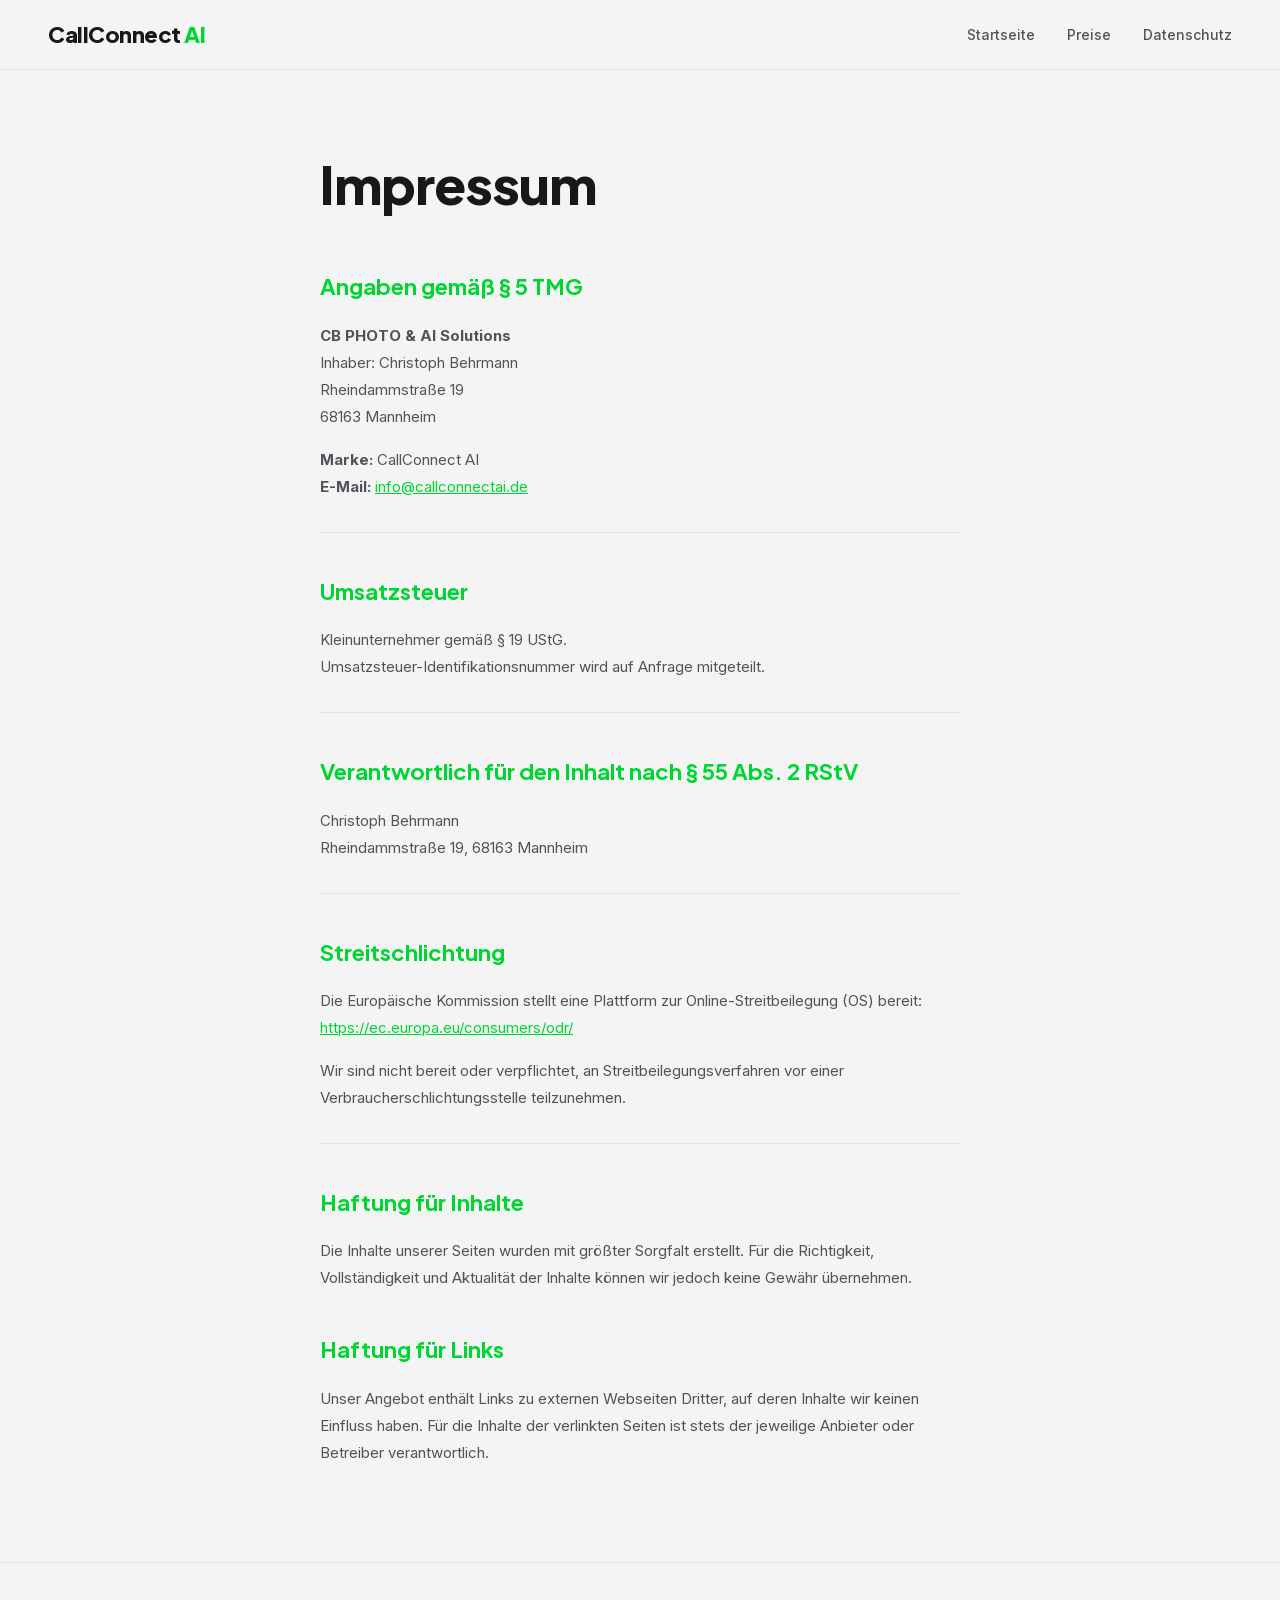
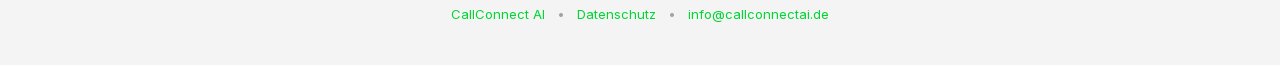
<file: impressum.html>
<!DOCTYPE html>
<html lang="de">
<head>
<meta charset="UTF-8">
<meta name="viewport" content="width=device-width, initial-scale=1.0">
<title>Impressum – CallConnect AI</title>
<link rel="stylesheet" href="/fonts.css">
<style>
:root {
  --green: #00d632;
  --green-dark: #00a828;
  --gray-bg: #f4f4f5;
  --white: #ffffff;
  --border: #e4e4e7;
  --text: #18181b;
  --text-secondary: #52525b;
  --text-muted: #a1a1aa;
}

* { margin: 0; padding: 0; box-sizing: border-box; }

html { background: var(--gray-bg); }

body {
  font-family: 'Inter', -apple-system, sans-serif;
  background: var(--gray-bg); color: var(--text);
  line-height: 1.7; -webkit-font-smoothing: antialiased;
}

/* Nav */
nav {
  position: fixed; top: 0; left: 0; right: 0; z-index: 99999;
  padding: 16px 48px;
  display: flex; align-items: center; justify-content: space-between;
  background: var(--gray-bg);
  backdrop-filter: blur(20px); -webkit-backdrop-filter: blur(20px);
  border-bottom: 1px solid var(--border);
  transition: transform 0.35s ease;
}
/* nav bleibt immer sichtbar */

.nav-logo {
  font-family: 'Plus Jakarta Sans', sans-serif;
  font-size: 22px; font-weight: 800; letter-spacing: -0.5px;
  color: var(--text); text-decoration: none;
}
.nav-logo span { color: var(--green); }

.nav-links { display: flex; gap: 32px; align-items: center; }
.nav-links a {
  color: var(--text-secondary); text-decoration: none;
  font-size: 14px; font-weight: 500; transition: color 0.2s;
}
.nav-links a:hover { color: var(--text); }

/* Burger */
.nav-burger {
  display: none;
  flex-direction: column; gap: 5px;
  background: none; border: none; cursor: pointer;
  padding: 8px; z-index: 101;
}
.nav-burger span {
  display: block; width: 24px; height: 2px;
  background: var(--text); border-radius: 2px;
  transition: transform 0.3s ease, opacity 0.3s ease;
}
.nav-burger.open span:nth-child(1) { transform: translateY(7px) rotate(45deg); }
.nav-burger.open span:nth-child(2) { opacity: 0; }
.nav-burger.open span:nth-child(3) { transform: translateY(-7px) rotate(-45deg); }

/* Mobile Menu Overlay */
.mobile-menu {
  position: fixed; inset: 0; z-index: 99;
  background: rgba(244,244,245,0.97);
  backdrop-filter: blur(20px);
  display: flex; align-items: center; justify-content: center;
  opacity: 0; pointer-events: none;
  transition: opacity 0.3s ease;
}
.mobile-menu.open {
  opacity: 1; pointer-events: auto;
}
.mobile-menu-inner {
  display: flex; flex-direction: column; align-items: center; gap: 24px;
}
.mobile-menu-inner a {
  font-family: 'Plus Jakarta Sans', sans-serif;
  font-size: 24px; font-weight: 600; color: var(--text);
  text-decoration: none; letter-spacing: -0.5px;
  transition: color 0.2s;
}
.mobile-menu-inner a:hover { color: var(--green); }

/* Content */
.content {
  max-width: 720px; margin: 0 auto; padding: 140px 40px 80px;
}

.content h1 {
  font-family: 'Plus Jakarta Sans', sans-serif;
  font-size: clamp(36px, 5vw, 52px); font-weight: 800;
  margin-bottom: 40px; letter-spacing: -1px;
}

.content h2 {
  font-family: 'Plus Jakarta Sans', sans-serif;
  font-size: 22px; font-weight: 700; margin: 40px 0 16px;
  color: var(--green);
}

.content p {
  font-size: 15px; color: var(--text-secondary);
  margin-bottom: 16px; line-height: 1.8;
}

.content a { color: var(--green); text-decoration: underline; }

.content ul { margin: 0 0 16px 20px; color: var(--text-secondary); }
.content ul li { margin-bottom: 8px; }

.content hr {
  border: none; border-top: 1px solid var(--border);
  margin: 32px 0;
}

footer {
  padding: 40px; text-align: center;
  border-top: 1px solid var(--border);
  font-size: 13px; color: var(--text-muted);
}

footer a {
  color: var(--green); text-decoration: none; margin: 0 8px;
}

@media (max-width: 600px) {
  nav {
    padding: 12px 20px;
    padding-top: max(12px, env(safe-area-inset-top));
    background: var(--gray-bg);
  }
  .nav-links { display: none; }
  .nav-burger { display: flex; }
  .content { padding: 120px 20px 60px; }
}
</style>
</head>
<body>

<nav>
    <div class="nav-logo"><a href="/" style="text-decoration:none;color:inherit">CallConnect <span>AI</span></a></div>
    <div class="nav-links">
    <a href="index.html">Startseite</a>
    <a href="preise.html">Preise</a>
    <a href="datenschutz.html">Datenschutz</a>
  </div>
  <button class="nav-burger" aria-label="Menü öffnen" id="burgerBtn">
    <span></span><span></span><span></span>
  </button>
</nav>

<div class="mobile-menu" id="mobileMenu">
  <div class="mobile-menu-inner">
    <a href="index.html">Startseite</a>
    <a href="preise.html">Preise</a>
    <a href="datenschutz.html">Datenschutz</a>
  </div>
</div>

<div class="content">
  <h1>Impressum</h1>

  <h2>Angaben gem&auml;&szlig; &sect; 5 TMG</h2>
  <p>
    <strong>CB PHOTO &amp; AI Solutions</strong><br>
    Inhaber: Christoph Behrmann<br>
    Rheindammstra&szlig;e 19<br>
    68163 Mannheim
  </p>
  <p>
    <strong>Marke:</strong> CallConnect AI<br>
    <strong>E-Mail:</strong> <a href="mailto:info@callconnectai.de">info@callconnectai.de</a>
  </p>

  <hr>

  <h2>Umsatzsteuer</h2>
  <p>
    Kleinunternehmer gem&auml;&szlig; &sect; 19 UStG.<br>
    Umsatzsteuer-Identifikationsnummer wird auf Anfrage mitgeteilt.
  </p>

  <hr>

  <h2>Verantwortlich f&uuml;r den Inhalt nach &sect; 55 Abs. 2 RStV</h2>
  <p>
    Christoph Behrmann<br>
    Rheindammstra&szlig;e 19, 68163 Mannheim
  </p>

  <hr>

  <h2>Streitschlichtung</h2>
  <p>
    Die Europ&auml;ische Kommission stellt eine Plattform zur Online-Streitbeilegung (OS) bereit:
    <a href="https://ec.europa.eu/consumers/odr/" target="_blank" rel="noopener">https://ec.europa.eu/consumers/odr/</a>
  </p>
  <p>
    Wir sind nicht bereit oder verpflichtet, an Streitbeilegungsverfahren vor einer Verbraucherschlichtungsstelle teilzunehmen.
  </p>

  <hr>

  <h2>Haftung f&uuml;r Inhalte</h2>
  <p>
    Die Inhalte unserer Seiten wurden mit gr&ouml;&szlig;ter Sorgfalt erstellt. F&uuml;r die Richtigkeit, Vollst&auml;ndigkeit und Aktualit&auml;t der Inhalte k&ouml;nnen wir jedoch keine Gew&auml;hr &uuml;bernehmen.
  </p>

  <h2>Haftung f&uuml;r Links</h2>
  <p>
    Unser Angebot enth&auml;lt Links zu externen Webseiten Dritter, auf deren Inhalte wir keinen Einfluss haben. F&uuml;r die Inhalte der verlinkten Seiten ist stets der jeweilige Anbieter oder Betreiber verantwortlich.
  </p>
</div>

<footer>
  <p>
    <a href="index.html">CallConnect AI</a> &bull;
    <a href="datenschutz.html">Datenschutz</a> &bull;
    <a href="mailto:info@callconnectai.de">info@callconnectai.de</a>
  </p>
</footer>

</body>
</html>

<script>
// === MOBILE MENU TOGGLE ===
(function() {
  const burger = document.getElementById('burgerBtn');
  const menu = document.getElementById('mobileMenu');
  if (!burger || !menu) return;

  function closeMenu() {
    burger.classList.remove('open');
    menu.classList.remove('open');
    document.body.style.overflow = '';
  }

  burger.addEventListener('click', function() {
    const isOpen = menu.classList.toggle('open');
    burger.classList.toggle('open');
    document.body.style.overflow = isOpen ? 'hidden' : '';
  });

  // Close when clicking a link
  menu.querySelectorAll('a').forEach(function(link) {
    link.addEventListener('click', closeMenu);
  });

  // Close when clicking backdrop
  menu.addEventListener('click', function(e) {
    if (e.target === menu) closeMenu();
  });
})();
</script>
</file>
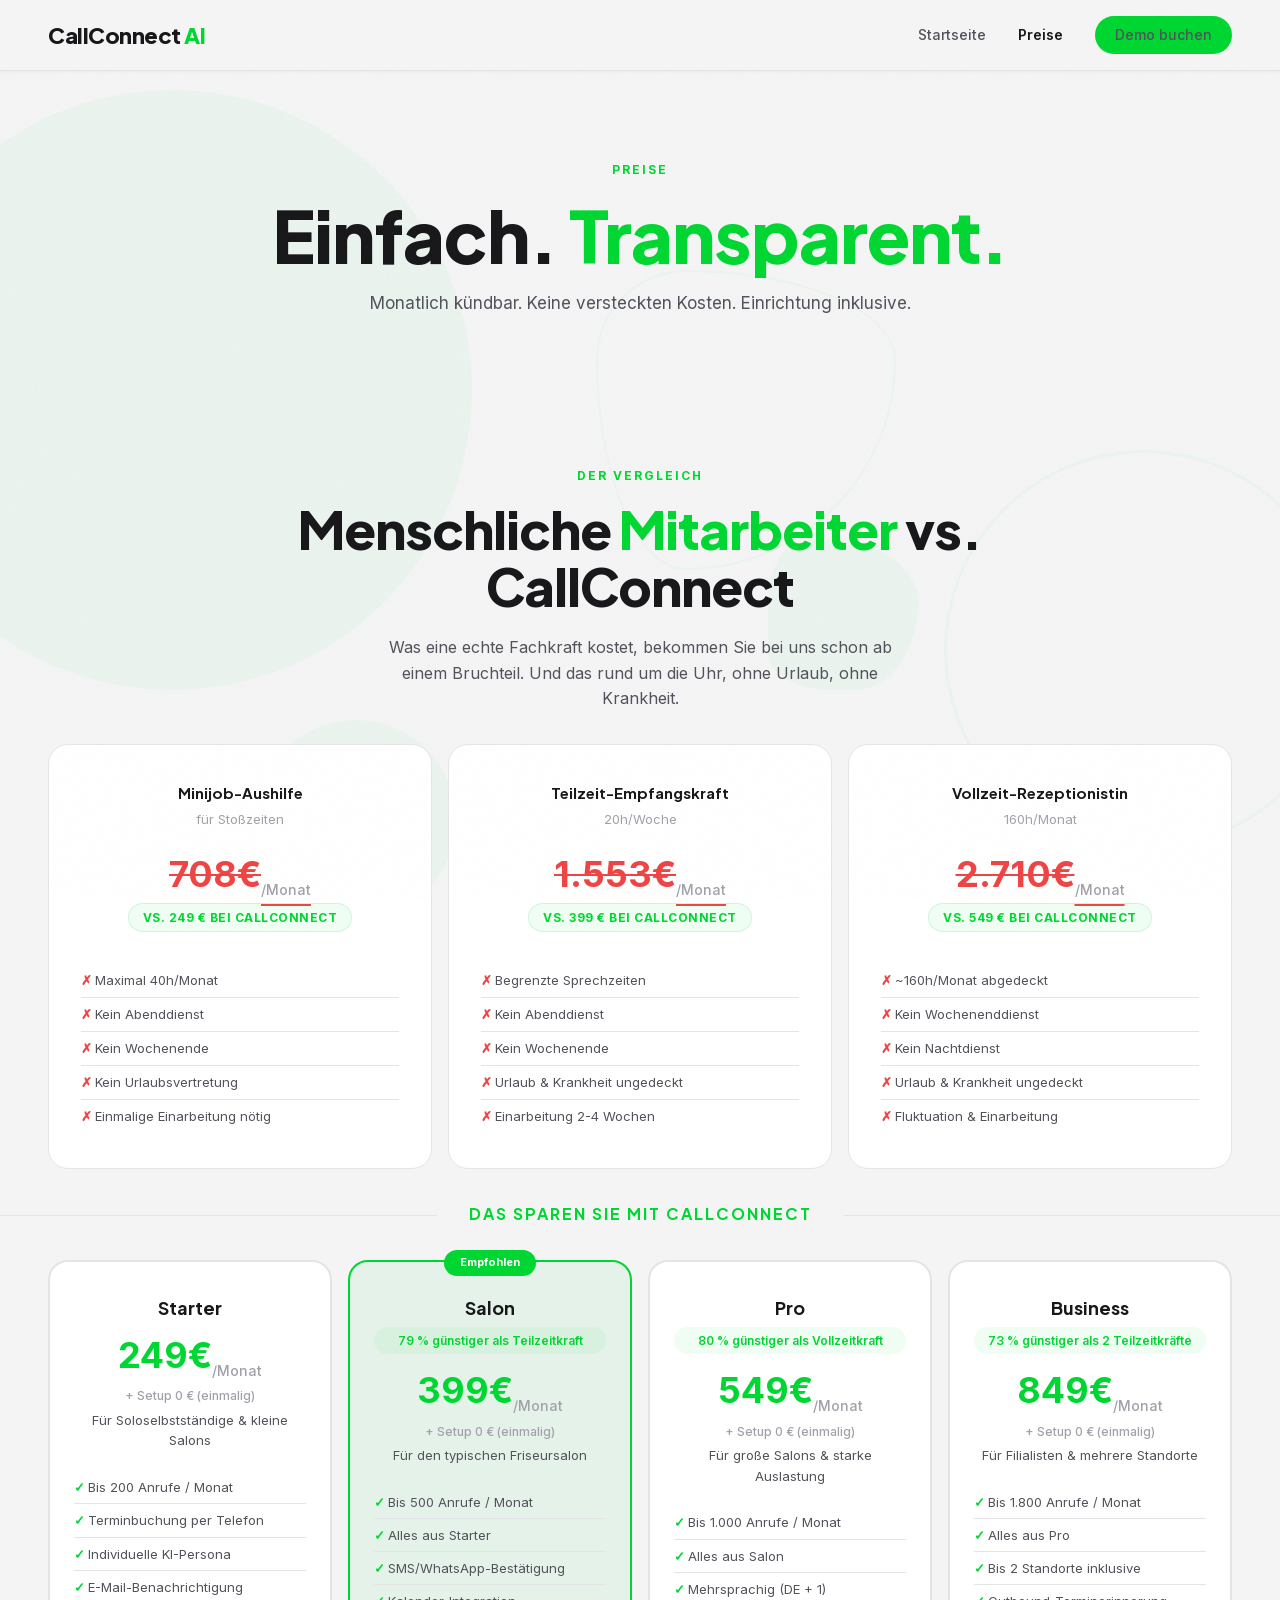
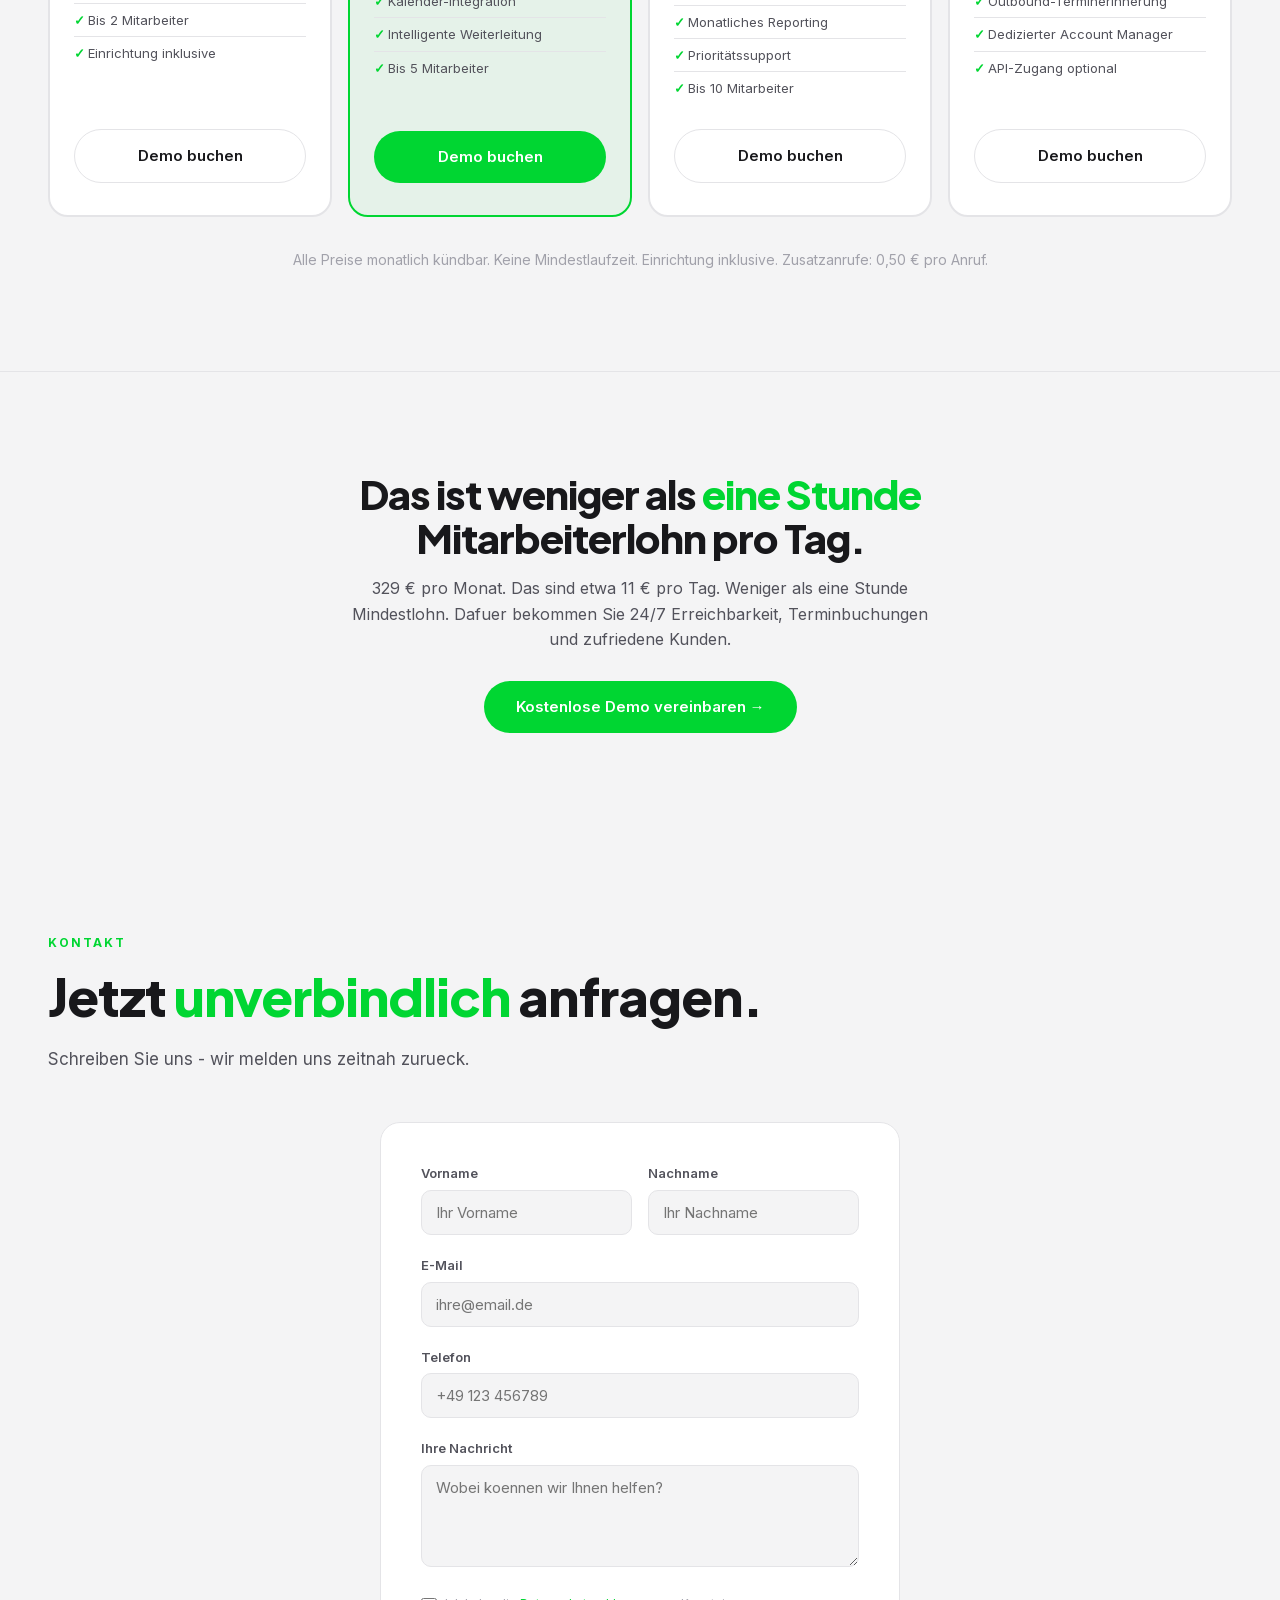
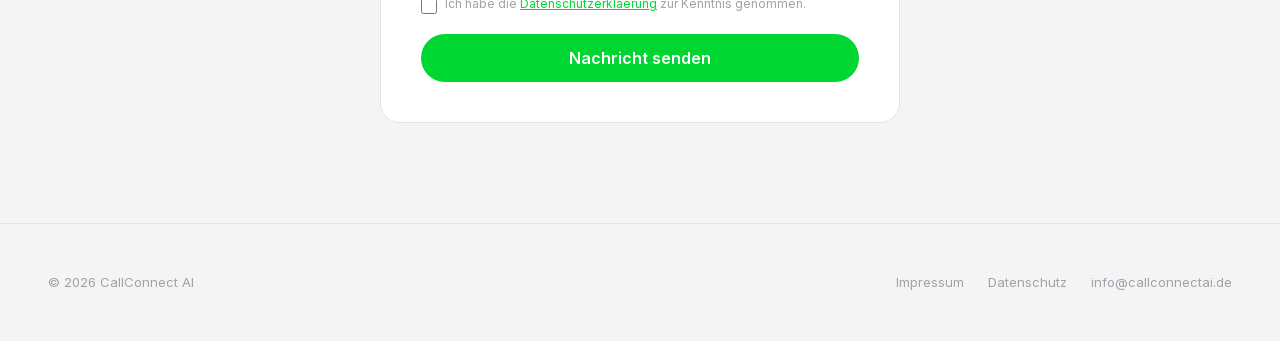
<file: preise.html>
<!DOCTYPE html><html lang="de" style="overflow-x:hidden;width:100%"><head><meta charset="UTF-8"><meta name="viewport" content="width=device-width, initial-scale=1.0, viewport-fit=cover"><meta name="theme-color" content="#f4f4f5"><title>Preise | CallConnect AI</title><link rel="stylesheet" href="/fonts.css"><style>
:root {
  --green: #00d632;
  --green-dark: #00a828;
  --green-light: #33e85e;
  --green-bg: rgba(0,214,50,0.06);
  --green-border: rgba(0,214,50,0.15);
  --gray-bg: #f4f4f5;
  --white: #ffffff;
  --border: #e4e4e7;
  --text: #18181b;
  --text-secondary: #52525b;
  --text-muted: #a1a1aa;
  --red: #ef4444;
  --red-bg: rgba(239,68,68,0.06);
}

*, *::before, *::after { margin: 0; padding: 0; box-sizing: border-box; }

html { scroll-behavior: smooth; background: var(--gray-bg); min-height: 100%; }

:root { background: var(--gray-bg); }

body {
  font-family: 'Inter', -apple-system, sans-serif;
  background: var(--gray-bg);
  background-color: #f4f4f5;
  color: var(--text);
  line-height: 1.6;
  -webkit-font-smoothing: antialiased;
  overflow-x: hidden;
  overscroll-behavior: none;
}

body::before {
  content: '';
  position: fixed; inset: 0; z-index: 9999; pointer-events: none;
  opacity: 0.015;
  background-image: url("data:image/svg+xml,%3Csvg viewBox='0 0 256 256' xmlns='http://www.w3.org/2000/svg'%3E%3Cfilter id='n'%3E%3CfeTurbulence type='fractalNoise' baseFrequency='0.9' numOctaves='4' stitchTiles='stitch'/%3E%3C/filter%3E%3Crect width='100%25' height='100%25' filter='url(%23n)'/%3E%3C/svg%3E");
}

.parallax-bg {
  position: fixed; inset: 0; z-index: 0; pointer-events: none; overflow: hidden;
}
.parallax-shape {
  position: absolute; border-radius: 50%; opacity: 0.04;
  transition: transform 0.1s linear;
}
.shape-1 { width: 600px; height: 600px; background: var(--green); top: 10%; left: -10%; }
.shape-2 { width: 400px; height: 400px; border: 3px solid var(--green); top: 50%; right: -5%; }
.shape-3 { width: 200px; height: 200px; background: var(--green); top: 80%; left: 20%; }
.shape-4 { width: 300px; height: 300px; border: 2px solid var(--green); top: 30%; right: 30%; border-radius: 30% 70% 70% 30% / 30% 30% 70% 70%; }
.shape-5 { width: 150px; height: 150px; background: var(--green); top: 60%; left: 60%; border-radius: 30% 70% 50% 50% / 50% 50% 70% 30%; }

/* === NAV === */
nav {
  position: fixed; top: 0; left: 0; right: 0; z-index: 99999;
  padding: 16px 48px;
  display: flex; align-items: center; justify-content: space-between;
  background: var(--gray-bg);
  border-bottom: 1px solid var(--border);
  box-shadow: 0 1px 3px rgba(0,0,0,0.04);
  transition: transform 0.35s ease;
}
.nav-logo { font-family: 'Plus Jakarta Sans', sans-serif; font-size: 22px; font-weight: 800; letter-spacing: -0.5px; color: var(--text); text-decoration: none; }
.nav-logo span { color: var(--green); }
.nav-links { display: flex; gap: 32px; align-items: center; }
.nav-links a { color: var(--text-secondary); text-decoration: none; font-size: 14px; font-weight: 500; transition: color 0.2s; }
.nav-links a:hover { color: var(--text); }
.nav-cta { background: var(--green); color: #fff; padding: 8px 20px; border-radius: 100px; font-weight: 600; font-size: 14px; text-decoration: none; transition: background 0.2s; }
.nav-cta:hover { background: var(--green-dark); }
.nav-burger {
  display: none;
  flex-direction: column; gap: 5px;
  background: none; border: none; cursor: pointer;
  padding: 8px; z-index: 101;
}
.nav-burger span {
  display: block; width: 24px; height: 2px;
  background: var(--text); border-radius: 2px;
  transition: transform 0.3s ease, opacity 0.3s ease;
}
.nav-burger.open span:nth-child(1) { transform: translateY(7px) rotate(45deg); }
.nav-burger.open span:nth-child(2) { opacity: 0; }
.nav-burger.open span:nth-child(3) { transform: translateY(-7px) rotate(-45deg); }
.mobile-menu {
  position: fixed; inset: 0; z-index: 99;
  background: rgba(244,244,245,0.97);
  backdrop-filter: blur(20px);
  display: flex; align-items: center; justify-content: center;
  opacity: 0; pointer-events: none;
  transition: opacity 0.3s ease;
}
.mobile-menu.open { opacity: 1; pointer-events: auto; }
.mobile-menu-inner { display: flex; flex-direction: column; align-items: center; gap: 24px; }
.mobile-menu-inner a { font-family: 'Plus Jakarta Sans', sans-serif; font-size: 24px; font-weight: 600; color: var(--text); text-decoration: none; letter-spacing: -0.5px; transition: color 0.2s; }
.mobile-menu-inner a:hover { color: var(--green); }
.mobile-menu-inner .mobile-cta { background: var(--green); color: #fff; padding: 12px 32px; border-radius: 100px; font-size: 18px; }
.mobile-menu-inner .mobile-cta:hover { color: #fff; background: var(--green-dark); }

/* === SECTION === */
.section { position: relative; z-index: 1; padding: 100px 48px; max-width: 1300px; margin: 0 auto; }
.section-label { font-size: 12px; text-transform: uppercase; letter-spacing: 2px; color: var(--green); font-weight: 700; margin-bottom: 16px; }
.section h2 { font-family: 'Plus Jakarta Sans', sans-serif; font-size: clamp(32px, 5vw, 52px); font-weight: 800; letter-spacing: -1px; line-height: 1.1; margin-bottom: 20px; }
.section h2 span { color: var(--green); }
.section-intro { font-size: 17px; color: var(--text-secondary); max-width: 560px; line-height: 1.7; }

/* === HERO (Preisseite) === */
.hero {
  position: relative; z-index: 1;
  padding: 160px 48px 60px;
  max-width: 1300px; margin: 0 auto;
  text-align: center;
}
.hero h1 {
  font-family: 'Plus Jakarta Sans', sans-serif;
  font-size: clamp(40px, 6vw, 72px);
  font-weight: 800; letter-spacing: -1px; line-height: 1.1;
  margin-bottom: 16px;
}
.hero h1 span { color: var(--green); }
.hero p { font-size: 17px; color: var(--text-secondary); max-width: 600px; margin: 0 auto 8px; }

.btn-primary {
  background: var(--green); color: #fff;
  padding: 14px 32px; border-radius: 100px;
  font-weight: 600; font-size: 15px; text-decoration: none;
  transition: background 0.2s, transform 0.15s;
  display: inline-flex; align-items: center; gap: 8px;
  cursor: pointer; border: none;
}
.btn-primary:hover { background: var(--green-dark); transform: translateY(-1px); }
.btn-secondary {
  background: var(--white); color: var(--text);
  padding: 14px 32px; border-radius: 100px; border: 1px solid var(--border);
  font-weight: 600; font-size: 15px; text-decoration: none;
  transition: all 0.2s;
  display: inline-block; text-align: center; cursor: pointer;
}
.btn-secondary:hover { border-color: var(--text); }

/* === HUMAN COMPARISON === */
.human-section { padding-bottom: 0; }
.human-grid {
  display: grid; grid-template-columns: 1fr 1fr 1fr;
  gap: 16px; margin-top: 32px;
}
.human-card {
  background: var(--white); border: 1px solid var(--border);
  border-radius: 20px; padding: 36px 32px; text-align: center;
}
.human-card .hc-label { font-family: 'Plus Jakarta Sans', sans-serif; font-size: 15px; font-weight: 700; color: var(--text); margin-bottom: 4px; }
.human-card .hc-desc { font-size: 13px; color: var(--text-muted); margin-bottom: 16px; }
.human-card .hc-price { font-size: 36px; font-weight: 800; color: var(--red); text-decoration: line-through; text-decoration-color: var(--red); text-decoration-thickness: 2px; }
.human-card .hc-price sub { font-size: 14px; font-weight: 500; color: var(--text-muted); }
.human-card ul { list-style: none; text-align: left; margin-top: 16px; }
.human-card ul li { padding: 6px 0; font-size: 13px; color: var(--text-secondary); border-bottom: 1px solid var(--border); }
.human-card ul li:last-child { border-bottom: none; }
.human-card ul li::before { content: '✗ '; color: var(--red); font-weight: 700; }

/* === COMPARISON DIVIDER === */
.comparison-vs {
  text-align: center; margin: 32px 0; position: relative;
}
.comparison-vs::before {
  content: ''; position: absolute; left: 0; right: 0; top: 50%;
  height: 1px; background: var(--border);
}
.comparison-vs span {
  position: relative; background: var(--gray-bg); padding: 8px 32px;
  font-family: 'Plus Jakarta Sans', sans-serif;
  font-size: 16px; font-weight: 700; color: var(--green); letter-spacing: 2px;
}

/* === PRICING FOUR === */
.pricing-four {
  display: grid; grid-template-columns: repeat(4, 1fr);
  gap: 16px; margin-top: 32px;
}
.price-card {
  background: var(--white); border: 2px solid var(--border);
  border-radius: 20px; padding: 32px 24px; text-align: center;
  transition: all 0.25s; position: relative;
  display: flex; flex-direction: column;
}
.price-card:hover { border-color: var(--green); }
.price-card.popular { border-color: var(--green); background: var(--green-bg); }
.price-card .popular-badge {
  position: absolute; top: -12px; left: 50%; transform: translateX(-50%);
  background: var(--green); color: #fff; padding: 4px 16px;
  border-radius: 100px; font-size: 11px; font-weight: 700; white-space: nowrap;
}
.price-card h3 { font-family: 'Plus Jakarta Sans', sans-serif; font-size: 18px; font-weight: 700; margin-bottom: 4px; }
.price-card .price-save {
  font-size: 12px; color: var(--green); font-weight: 600; margin-bottom: 8px;
  background: var(--green-bg); border-radius: 100px; padding: 4px 12px;
  display: inline-block;
}
.price-card .price { font-size: 36px; font-weight: 800; color: var(--green); margin-bottom: 2px; }
.price-card .price sub { font-size: 14px; font-weight: 500; color: var(--text-muted); }
.price-card .desc { font-size: 13px; color: var(--text-secondary); margin-bottom: 20px; }
.price-card .price-setup { font-size: 12px; color: var(--text-muted); margin-bottom: 4px; font-weight: 500; }
.price-card .features { list-style: none; text-align: left; margin-bottom: 24px; flex: 1; }
.price-card .features li { padding: 7px 0; font-size: 13px; color: var(--text-secondary); border-bottom: 1px solid var(--border); line-height: 1.4; }
.price-card .features li:last-child { border-bottom: none; }
.price-card .features li::before { content: '✓ '; color: var(--green); font-weight: 700; }

/* === SAVINGS GRID === */
.savings-grid {
  display: grid; grid-template-columns: repeat(4, 1fr);
  gap: 16px; margin-top: 32px;
}
.savings-card {
  background: var(--white); border: 1px solid var(--border);
  border-radius: 16px; padding: 28px 24px; text-align: center;
}
.savings-card .sc-icon { font-size: 28px; margin-bottom: 8px; }
.savings-card .sc-value { font-family: 'Plus Jakarta Sans', sans-serif; font-size: 28px; font-weight: 800; color: var(--green); }
.savings-card .sc-value sub { font-size: 14px; font-weight: 500; color: var(--text-muted); }
.savings-card .sc-label { font-size: 13px; color: var(--text-secondary); margin-top: 4px; }

/* === CONTACT FORM === */
.contact-wrapper { max-width: 520px; margin: 48px auto 0; }
.contact-form { background: var(--white); border: 1px solid var(--border); border-radius: 20px; padding: 40px; }
.form-row { display: grid; grid-template-columns: 1fr 1fr; gap: 16px; }
.form-group { margin-bottom: 20px; }
.form-group label { display: block; font-size: 13px; font-weight: 600; color: var(--text-secondary); margin-bottom: 6px; }
.form-group input, .form-group textarea { width: 100%; padding: 12px 14px; border-radius: 10px; border: 1px solid var(--border); background: var(--gray-bg); color: var(--text); font-size: 15px; font-family: inherit; outline: none; transition: border-color 0.2s; }
.form-group input:focus, .form-group textarea:focus { border-color: var(--green); }
.form-group textarea { resize: vertical; }
.form-consent { display: flex; align-items: flex-start; gap: 8px; margin: 8px 0 20px; }
.form-consent input[type="checkbox"] { margin-top: 3px; accent-color: var(--green); width: 16px; height: 16px; }
.form-consent label { font-size: 12px; color: var(--text-muted); line-height: 1.5; }
.form-consent a { color: var(--green); text-decoration: underline; }
.form-submit-btn { width: 100%; border: none; cursor: pointer; font-family: inherit; font-size: 16px; justify-content: center; }
.form-submit-btn:disabled { opacity: 0.5; cursor: not-allowed; }
.form-status { margin-top: 16px; text-align: center; font-size: 14px; display: none; }

/* === FOOTER === */
footer {
  position: relative; z-index: 1;
  border-top: 1px solid var(--border);
  padding: 48px; max-width: 1300px; margin: 0 auto;
  display: flex; justify-content: space-between; align-items: center;
  flex-wrap: wrap; gap: 20px;
}
footer .copy { font-size: 13px; color: var(--text-muted); }
footer .links { display: flex; gap: 24px; }
footer .links a { font-size: 13px; color: var(--text-muted); text-decoration: none; }
footer .links a:hover { color: var(--text); }

/* === REVEAL ANIMATIONS === */
.reveal { opacity: 0; transform: translateY(30px); transition: opacity 0.7s ease, transform 0.7s ease; }
.reveal.visible { opacity: 1; transform: translateY(0); }

/* === RESPONSIVE === */
@media (max-width: 1100px) {
  .pricing-four { grid-template-columns: 1fr 1fr; }
  .savings-grid { grid-template-columns: 1fr 1fr; }
}
@media (max-width: 768px) {
  nav { padding: 12px 24px; padding-top: max(12px, env(safe-area-inset-top)); background: var(--gray-bg); }
  .nav-links { display: none; }
  .nav-burger { display: flex; }
  .hero { padding: 140px 24px 40px; }
  .section { padding: 60px 24px; }
  .human-grid { grid-template-columns: 1fr; }
  .pricing-four { grid-template-columns: 1fr; }
  .savings-grid { grid-template-columns: 1fr; }
  footer { padding: 32px 24px; flex-direction: column; text-align: center; }
  .form-row { grid-template-columns: 1fr; }
}
</style></head><body>

<div class="parallax-bg">
  <div class="parallax-shape shape-1"></div>
  <div class="parallax-shape shape-2"></div>
  <div class="parallax-shape shape-3"></div>
  <div class="parallax-shape shape-4"></div>
  <div class="parallax-shape shape-5"></div>
</div>

<nav>
  <a href="/" class="nav-logo" style="text-decoration:none;color:inherit">CallConnect <span>AI</span></a>
  <div class="nav-links">
    <a href="/">Startseite</a>
    <a href="preise.html" style="color:var(--text);font-weight:600">Preise</a>
    <a href="mailto:sammy@callconnect-ai.de" class="nav-cta">Demo buchen</a>
  </div>
  <button class="nav-burger" aria-label="Menü öffnen" id="burgerBtn">
    <span></span><span></span><span></span>
  </button>
</nav>

<div class="mobile-menu" id="mobileMenu">
  <div class="mobile-menu-inner">
    <a href="/">Startseite</a>
    <a href="preise.html" style="color:var(--green);font-weight:600">Preise</a>
    <a href="mailto:sammy@callconnect-ai.de" class="mobile-cta">Demo buchen</a>
  </div>
</div>

<section class="hero" style="padding-bottom:40px">
  <div class="hero-text" style="grid-column:1/-1;text-align:center">
    <div class="section-label reveal" style="text-align:center;margin-bottom:16px">Preise</div>
    <h1 style="font-size:clamp(40px,6vw,72px);margin-bottom:16px">Einfach. <span>Transparent.</span></h1>
    <p style="max-width:600px;margin:0 auto 8px;text-align:center">
      Monatlich kündbar. Keine versteckten Kosten. Einrichtung inklusive.
    </p>
  </div>
</section>

<!-- MENSCHENVERGLEICH -->
<section class="section human-section">
  <div class="reveal" style="text-align:center;max-width:700px;margin:0 auto">
    <div class="section-label reveal" style="text-align:center">Der Vergleich</div>
    <h2 class="reveal">Menschliche <span>Mitarbeiter</span> vs. CallConnect</h2>
    <p class="reveal" style="color:var(--text-secondary);max-width:550px;margin:0 auto 32px">
      Was eine echte Fachkraft kostet, bekommen Sie bei uns schon ab einem Bruchteil.
      Und das rund um die Uhr, ohne Urlaub, ohne Krankheit.
    </p>
  </div>

  <div class="human-grid reveal">
    <div class="human-card">
      <div class="hc-label">Minijob-Aushilfe</div>
      <div class="hc-desc">für Stoßzeiten</div>
      <div class="hc-price">708€<sub>/Monat</sub></div>
      <div class="hc-vs" style="font-size:12px;font-weight:700;color:var(--green);background:var(--green-bg);border:1px solid var(--green-border);border-radius:100px;padding:4px 14px;display:inline-block;margin-bottom:16px;letter-spacing:0.5px;text-transform:uppercase">vs. 249 € bei CallConnect</div>
      <ul>
        <li>Maximal 40h/Monat</li>
        <li>Kein Abenddienst</li>
        <li>Kein Wochenende</li>
        <li>Kein Urlaubsvertretung</li>
        <li>Einmalige Einarbeitung nötig</li>
      </ul>
    </div>
    <div class="human-card">
      <div class="hc-label">Teilzeit-Empfangskraft</div>
      <div class="hc-desc">20h/Woche</div>
      <div class="hc-price">1.553€<sub>/Monat</sub></div>
      <div class="hc-vs" style="font-size:12px;font-weight:700;color:var(--green);background:var(--green-bg);border:1px solid var(--green-border);border-radius:100px;padding:4px 14px;display:inline-block;margin-bottom:16px;letter-spacing:0.5px;text-transform:uppercase">vs. 399 € bei CallConnect</div>
      <ul>
        <li>Begrenzte Sprechzeiten</li>
        <li>Kein Abenddienst</li>
        <li>Kein Wochenende</li>
        <li>Urlaub & Krankheit ungedeckt</li>
        <li>Einarbeitung 2-4 Wochen</li>
      </ul>
    </div>
    <div class="human-card">
      <div class="hc-label">Vollzeit-Rezeptionistin</div>
      <div class="hc-desc">160h/Monat</div>
      <div class="hc-price">2.710€<sub>/Monat</sub></div>
      <div class="hc-vs" style="font-size:12px;font-weight:700;color:var(--green);background:var(--green-bg);border:1px solid var(--green-border);border-radius:100px;padding:4px 14px;display:inline-block;margin-bottom:16px;letter-spacing:0.5px;text-transform:uppercase">vs. 549 € bei CallConnect</div>
      <ul>
        <li>~160h/Monat abgedeckt</li>
        <li>Kein Wochenenddienst</li>
        <li>Kein Nachtdienst</li>
        <li>Urlaub & Krankheit ungedeckt</li>
        <li>Fluktuation & Einarbeitung</li>
      </ul>
    </div>
  </div>
</section>

<div class="comparison-vs reveal">
  <span>DAS SPAREN SIE MIT CALLCONNECT</span>
</div>

<!-- VIER PREISPAKETE -->
<section class="section" style="padding-top:0">
  <div class="pricing-four reveal">
    <div class="price-card">
      <h3>Starter</h3>
      <div class="price">249€<sub>/Monat</sub></div>
      <div class="price-setup">+ Setup 0 € (einmalig)</div>
      <div class="desc">Für Soloselbstständige & kleine Salons</div>
      <ul class="features">
        <li>Bis 200 Anrufe / Monat</li>
        <li>Terminbuchung per Telefon</li>
        <li>Individuelle KI-Persona</li>
        <li>E-Mail-Benachrichtigung</li>
        <li>Bis 2 Mitarbeiter</li>
        <li>Einrichtung inklusive</li>
      </ul>
      <a href="#calendly-tbd" class="btn-secondary" style="display:block;text-align:center">Demo buchen</a>
    </div>

    <div class="price-card popular">
      <div class="popular-badge">Empfohlen</div>
      <h3>Salon</h3>
      <div class="price-save">79 % günstiger als Teilzeitkraft</div>
      <div class="price">399€<sub>/Monat</sub></div>
      <div class="price-setup">+ Setup 0 € (einmalig)</div>
      <div class="desc">Für den typischen Friseursalon</div>
      <ul class="features">
        <li>Bis 500 Anrufe / Monat</li>
        <li>Alles aus Starter</li>
        <li>SMS/WhatsApp-Bestätigung</li>
        <li>Kalender-Integration</li>
        <li>Intelligente Weiterleitung</li>
        <li>Bis 5 Mitarbeiter</li>
      </ul>
      <a href="#calendly-tbd" class="btn-primary" style="display:block;text-align:center">Demo buchen</a>
    </div>

    <div class="price-card">
      <h3>Pro</h3>
      <div class="price-save">80 % günstiger als Vollzeitkraft</div>
      <div class="price">549€<sub>/Monat</sub></div>
      <div class="price-setup">+ Setup 0 € (einmalig)</div>
      <div class="desc">Für große Salons & starke Auslastung</div>
      <ul class="features">
        <li>Bis 1.000 Anrufe / Monat</li>
        <li>Alles aus Salon</li>
        <li>Mehrsprachig (DE + 1)</li>
        <li>Monatliches Reporting</li>
        <li>Prioritätssupport</li>
        <li>Bis 10 Mitarbeiter</li>
      </ul>
      <a href="#calendly-tbd" class="btn-secondary" style="display:block;text-align:center">Demo buchen</a>
    </div>

    <div class="price-card">
      <h3>Business</h3>
      <div class="price-save">73 % günstiger als 2 Teilzeitkräfte</div>
      <div class="price">849€<sub>/Monat</sub></div>
      <div class="price-setup">+ Setup 0 € (einmalig)</div>
      <div class="desc">Für Filialisten & mehrere Standorte</div>
      <ul class="features">
        <li>Bis 1.800 Anrufe / Monat</li>
        <li>Alles aus Pro</li>
        <li>Bis 2 Standorte inklusive</li>
        <li>Outbound-Terminerinnerung</li>
        <li>Dedizierter Account Manager</li>
        <li>API-Zugang optional</li>
      </ul>
      <a href="#calendly-tbd" class="btn-secondary" style="display:block;text-align:center">Demo buchen</a>
    </div>
  </div>

  <p style="text-align:center;color:var(--text-muted);font-size:14px;margin-top:32px" class="reveal">Alle Preise monatlich kündbar. Keine Mindestlaufzeit. Einrichtung inklusive. Zusatzanrufe: 0,50 € pro Anruf.</p>
</section>

<!-- ERSCHWINGLICHKEIT -->
<section class="section" style="border-top:1px solid var(--border)">
  <div style="text-align:center;max-width:600px;margin:0 auto">
    <h2 class="reveal" style="font-size:clamp(28px,4vw,40px);margin-bottom:16px">Das ist weniger als <span>eine Stunde</span> Mitarbeiterlohn pro Tag.</h2>
    <p style="color:var(--text-secondary);margin-bottom:28px" class="reveal">
      329 € pro Monat. Das sind etwa 11 € pro Tag. Weniger als eine Stunde Mindestlohn.
      Dafuer bekommen Sie 24/7 Erreichbarkeit, Terminbuchungen und zufriedene Kunden.
    </p>
    <a href="#calendly-tbd" class="btn-primary reveal">Kostenlose Demo vereinbaren →</a>
  </div>
</section>

<!-- KONTAKT -->
<section class="section" id="kontakt">
  <div class="section-label reveal">Kontakt</div>
  <h2 class="reveal">Jetzt <span>unverbindlich</span> anfragen.</h2>
  <p class="section-intro reveal">Schreiben Sie uns - wir melden uns zeitnah zurueck.</p>
  <div class="contact-wrapper reveal">
    <form id="kontaktForm" class="contact-form">
      <div class="form-row">
        <div class="form-group">
          <label>Vorname</label>
          <input type="text" id="k_vorname" required placeholder="Ihr Vorname">
        </div>
        <div class="form-group">
          <label>Nachname</label>
          <input type="text" id="k_nachname" required placeholder="Ihr Nachname">
        </div>
      </div>
      <div class="form-group">
        <label>E-Mail</label>
        <input type="email" id="k_email" required placeholder="ihre@email.de">
      </div>
      <div class="form-group">
        <label>Telefon</label>
        <input type="tel" id="k_telefon" placeholder="+49 123 456789">
      </div>
      <div class="form-group">
        <label>Ihre Nachricht</label>
        <textarea id="k_nachricht" rows="4" required placeholder="Wobei koennen wir Ihnen helfen?"></textarea>
      </div>
      <div class="form-consent">
        <input type="checkbox" id="k_datenschutz" required>
        <label for="k_datenschutz">Ich habe die <a href="datenschutz.html">Datenschutzerklaerung</a> zur Kenntnis genommen.</label>
      </div>
      <button type="submit" id="k_submit" class="btn-primary form-submit-btn">Nachricht senden</button>
      <div id="k_status" class="form-status"></div>
    </form>
  </div>
</section>

<footer>
  <div class="copy">&copy; 2026 CallConnect AI</div>
  <div class="links">
    <a href="impressum.html">Impressum</a>
    <a href="datenschutz.html">Datenschutz</a>
    <a href="mailto:info@callconnectai.de">info@callconnectai.de</a>
  </div>
</footer>

<script>
// === MOBILE MENU ===
(function() {
  const burger = document.getElementById('burgerBtn');
  const menu = document.getElementById('mobileMenu');
  if (!burger || !menu) return;
  function closeMenu() { burger.classList.remove('open'); menu.classList.remove('open'); document.body.style.overflow = ''; }
  burger.addEventListener('click', function() { const isOpen = menu.classList.toggle('open'); burger.classList.toggle('open'); document.body.style.overflow = isOpen ? 'hidden' : ''; });
  menu.querySelectorAll('a').forEach(function(link) { link.addEventListener('click', closeMenu); });
  menu.addEventListener('click', function(e) { if (e.target === menu) closeMenu(); });
})();

// === REVEAL ON SCROLL ===
(function() {
  const els = document.querySelectorAll('.reveal');
  if (!els.length) return;
  const obs = new IntersectionObserver(function(entries) {
    entries.forEach(function(e) { if (e.isIntersecting) { e.target.classList.add('visible'); obs.unobserve(e.target); } });
  }, { threshold: 0.1 });
  els.forEach(function(el) { obs.observe(el); });
})();
</script>
</body></html>
</file>
<file: fonts.css>
@font-face {
  font-family: 'Inter';
  font-style: normal;
  font-weight: 300;
  font-display: swap;
  src: url('/fonts/inter-300.woff2') format('woff2');
}

@font-face {
  font-family: 'Inter';
  font-style: normal;
  font-weight: 300;
  font-display: swap;
  src: url('/fonts/inter-300.woff2') format('woff2');
}

@font-face {
  font-family: 'Inter';
  font-style: normal;
  font-weight: 300;
  font-display: swap;
  src: url('/fonts/inter-300.woff2') format('woff2');
}

@font-face {
  font-family: 'Inter';
  font-style: normal;
  font-weight: 300;
  font-display: swap;
  src: url('/fonts/inter-300.woff2') format('woff2');
}

@font-face {
  font-family: 'Inter';
  font-style: normal;
  font-weight: 300;
  font-display: swap;
  src: url('/fonts/inter-300.woff2') format('woff2');
}

@font-face {
  font-family: 'Inter';
  font-style: normal;
  font-weight: 300;
  font-display: swap;
  src: url('/fonts/inter-300.woff2') format('woff2');
}

@font-face {
  font-family: 'Inter';
  font-style: normal;
  font-weight: 300;
  font-display: swap;
  src: url('/fonts/inter-300.woff2') format('woff2');
}

@font-face {
  font-family: 'Inter';
  font-style: normal;
  font-weight: 400;
  font-display: swap;
  src: url('/fonts/inter-300.woff2') format('woff2');
}

@font-face {
  font-family: 'Inter';
  font-style: normal;
  font-weight: 400;
  font-display: swap;
  src: url('/fonts/inter-300.woff2') format('woff2');
}

@font-face {
  font-family: 'Inter';
  font-style: normal;
  font-weight: 400;
  font-display: swap;
  src: url('/fonts/inter-300.woff2') format('woff2');
}

@font-face {
  font-family: 'Inter';
  font-style: normal;
  font-weight: 400;
  font-display: swap;
  src: url('/fonts/inter-300.woff2') format('woff2');
}

@font-face {
  font-family: 'Inter';
  font-style: normal;
  font-weight: 400;
  font-display: swap;
  src: url('/fonts/inter-300.woff2') format('woff2');
}

@font-face {
  font-family: 'Inter';
  font-style: normal;
  font-weight: 400;
  font-display: swap;
  src: url('/fonts/inter-300.woff2') format('woff2');
}

@font-face {
  font-family: 'Inter';
  font-style: normal;
  font-weight: 400;
  font-display: swap;
  src: url('/fonts/inter-300.woff2') format('woff2');
}

@font-face {
  font-family: 'Inter';
  font-style: normal;
  font-weight: 500;
  font-display: swap;
  src: url('/fonts/inter-300.woff2') format('woff2');
}

@font-face {
  font-family: 'Inter';
  font-style: normal;
  font-weight: 500;
  font-display: swap;
  src: url('/fonts/inter-300.woff2') format('woff2');
}

@font-face {
  font-family: 'Inter';
  font-style: normal;
  font-weight: 500;
  font-display: swap;
  src: url('/fonts/inter-300.woff2') format('woff2');
}

@font-face {
  font-family: 'Inter';
  font-style: normal;
  font-weight: 500;
  font-display: swap;
  src: url('/fonts/inter-300.woff2') format('woff2');
}

@font-face {
  font-family: 'Inter';
  font-style: normal;
  font-weight: 500;
  font-display: swap;
  src: url('/fonts/inter-300.woff2') format('woff2');
}

@font-face {
  font-family: 'Inter';
  font-style: normal;
  font-weight: 500;
  font-display: swap;
  src: url('/fonts/inter-300.woff2') format('woff2');
}

@font-face {
  font-family: 'Inter';
  font-style: normal;
  font-weight: 500;
  font-display: swap;
  src: url('/fonts/inter-300.woff2') format('woff2');
}

@font-face {
  font-family: 'Inter';
  font-style: normal;
  font-weight: 600;
  font-display: swap;
  src: url('/fonts/inter-300.woff2') format('woff2');
}

@font-face {
  font-family: 'Inter';
  font-style: normal;
  font-weight: 600;
  font-display: swap;
  src: url('/fonts/inter-300.woff2') format('woff2');
}

@font-face {
  font-family: 'Inter';
  font-style: normal;
  font-weight: 600;
  font-display: swap;
  src: url('/fonts/inter-300.woff2') format('woff2');
}

@font-face {
  font-family: 'Inter';
  font-style: normal;
  font-weight: 600;
  font-display: swap;
  src: url('/fonts/inter-300.woff2') format('woff2');
}

@font-face {
  font-family: 'Inter';
  font-style: normal;
  font-weight: 600;
  font-display: swap;
  src: url('/fonts/inter-300.woff2') format('woff2');
}

@font-face {
  font-family: 'Inter';
  font-style: normal;
  font-weight: 600;
  font-display: swap;
  src: url('/fonts/inter-300.woff2') format('woff2');
}

@font-face {
  font-family: 'Inter';
  font-style: normal;
  font-weight: 600;
  font-display: swap;
  src: url('/fonts/inter-300.woff2') format('woff2');
}

@font-face {
  font-family: 'Inter';
  font-style: normal;
  font-weight: 700;
  font-display: swap;
  src: url('/fonts/inter-300.woff2') format('woff2');
}

@font-face {
  font-family: 'Inter';
  font-style: normal;
  font-weight: 700;
  font-display: swap;
  src: url('/fonts/inter-300.woff2') format('woff2');
}

@font-face {
  font-family: 'Inter';
  font-style: normal;
  font-weight: 700;
  font-display: swap;
  src: url('/fonts/inter-300.woff2') format('woff2');
}

@font-face {
  font-family: 'Inter';
  font-style: normal;
  font-weight: 700;
  font-display: swap;
  src: url('/fonts/inter-300.woff2') format('woff2');
}

@font-face {
  font-family: 'Inter';
  font-style: normal;
  font-weight: 700;
  font-display: swap;
  src: url('/fonts/inter-300.woff2') format('woff2');
}

@font-face {
  font-family: 'Inter';
  font-style: normal;
  font-weight: 700;
  font-display: swap;
  src: url('/fonts/inter-300.woff2') format('woff2');
}

@font-face {
  font-family: 'Inter';
  font-style: normal;
  font-weight: 700;
  font-display: swap;
  src: url('/fonts/inter-300.woff2') format('woff2');
}

@font-face {
  font-family: 'Plus Jakarta Sans';
  font-style: normal;
  font-weight: 400;
  font-display: swap;
  src: url('/fonts/plus-jakarta-sans-400.woff2') format('woff2');
}

@font-face {
  font-family: 'Plus Jakarta Sans';
  font-style: normal;
  font-weight: 400;
  font-display: swap;
  src: url('/fonts/plus-jakarta-sans-400.woff2') format('woff2');
}

@font-face {
  font-family: 'Plus Jakarta Sans';
  font-style: normal;
  font-weight: 400;
  font-display: swap;
  src: url('/fonts/plus-jakarta-sans-400.woff2') format('woff2');
}

@font-face {
  font-family: 'Plus Jakarta Sans';
  font-style: normal;
  font-weight: 400;
  font-display: swap;
  src: url('/fonts/plus-jakarta-sans-400.woff2') format('woff2');
}

@font-face {
  font-family: 'Plus Jakarta Sans';
  font-style: normal;
  font-weight: 500;
  font-display: swap;
  src: url('/fonts/plus-jakarta-sans-400.woff2') format('woff2');
}

@font-face {
  font-family: 'Plus Jakarta Sans';
  font-style: normal;
  font-weight: 500;
  font-display: swap;
  src: url('/fonts/plus-jakarta-sans-400.woff2') format('woff2');
}

@font-face {
  font-family: 'Plus Jakarta Sans';
  font-style: normal;
  font-weight: 500;
  font-display: swap;
  src: url('/fonts/plus-jakarta-sans-400.woff2') format('woff2');
}

@font-face {
  font-family: 'Plus Jakarta Sans';
  font-style: normal;
  font-weight: 500;
  font-display: swap;
  src: url('/fonts/plus-jakarta-sans-400.woff2') format('woff2');
}

@font-face {
  font-family: 'Plus Jakarta Sans';
  font-style: normal;
  font-weight: 600;
  font-display: swap;
  src: url('/fonts/plus-jakarta-sans-400.woff2') format('woff2');
}

@font-face {
  font-family: 'Plus Jakarta Sans';
  font-style: normal;
  font-weight: 600;
  font-display: swap;
  src: url('/fonts/plus-jakarta-sans-400.woff2') format('woff2');
}

@font-face {
  font-family: 'Plus Jakarta Sans';
  font-style: normal;
  font-weight: 600;
  font-display: swap;
  src: url('/fonts/plus-jakarta-sans-400.woff2') format('woff2');
}

@font-face {
  font-family: 'Plus Jakarta Sans';
  font-style: normal;
  font-weight: 600;
  font-display: swap;
  src: url('/fonts/plus-jakarta-sans-400.woff2') format('woff2');
}

@font-face {
  font-family: 'Plus Jakarta Sans';
  font-style: normal;
  font-weight: 700;
  font-display: swap;
  src: url('/fonts/plus-jakarta-sans-400.woff2') format('woff2');
}

@font-face {
  font-family: 'Plus Jakarta Sans';
  font-style: normal;
  font-weight: 700;
  font-display: swap;
  src: url('/fonts/plus-jakarta-sans-400.woff2') format('woff2');
}

@font-face {
  font-family: 'Plus Jakarta Sans';
  font-style: normal;
  font-weight: 700;
  font-display: swap;
  src: url('/fonts/plus-jakarta-sans-400.woff2') format('woff2');
}

@font-face {
  font-family: 'Plus Jakarta Sans';
  font-style: normal;
  font-weight: 700;
  font-display: swap;
  src: url('/fonts/plus-jakarta-sans-400.woff2') format('woff2');
}

@font-face {
  font-family: 'Plus Jakarta Sans';
  font-style: normal;
  font-weight: 300;
  font-display: swap;
  src: url('/fonts/plus-jakarta-sans-300.woff2') format('woff2');
}

@font-face {
  font-family: 'Plus Jakarta Sans';
  font-style: normal;
  font-weight: 300;
  font-display: swap;
  src: url('/fonts/plus-jakarta-sans-300.woff2') format('woff2');
}

@font-face {
  font-family: 'Plus Jakarta Sans';
  font-style: normal;
  font-weight: 300;
  font-display: swap;
  src: url('/fonts/plus-jakarta-sans-300.woff2') format('woff2');
}

@font-face {
  font-family: 'Plus Jakarta Sans';
  font-style: normal;
  font-weight: 300;
  font-display: swap;
  src: url('/fonts/plus-jakarta-sans-300.woff2') format('woff2');
}

@font-face {
  font-family: 'Plus Jakarta Sans';
  font-style: normal;
  font-weight: 400;
  font-display: swap;
  src: url('/fonts/plus-jakarta-sans-300.woff2') format('woff2');
}

@font-face {
  font-family: 'Plus Jakarta Sans';
  font-style: normal;
  font-weight: 400;
  font-display: swap;
  src: url('/fonts/plus-jakarta-sans-300.woff2') format('woff2');
}

@font-face {
  font-family: 'Plus Jakarta Sans';
  font-style: normal;
  font-weight: 400;
  font-display: swap;
  src: url('/fonts/plus-jakarta-sans-300.woff2') format('woff2');
}

@font-face {
  font-family: 'Plus Jakarta Sans';
  font-style: normal;
  font-weight: 400;
  font-display: swap;
  src: url('/fonts/plus-jakarta-sans-300.woff2') format('woff2');
}

@font-face {
  font-family: 'Plus Jakarta Sans';
  font-style: normal;
  font-weight: 500;
  font-display: swap;
  src: url('/fonts/plus-jakarta-sans-300.woff2') format('woff2');
}

@font-face {
  font-family: 'Plus Jakarta Sans';
  font-style: normal;
  font-weight: 500;
  font-display: swap;
  src: url('/fonts/plus-jakarta-sans-300.woff2') format('woff2');
}

@font-face {
  font-family: 'Plus Jakarta Sans';
  font-style: normal;
  font-weight: 500;
  font-display: swap;
  src: url('/fonts/plus-jakarta-sans-300.woff2') format('woff2');
}

@font-face {
  font-family: 'Plus Jakarta Sans';
  font-style: normal;
  font-weight: 500;
  font-display: swap;
  src: url('/fonts/plus-jakarta-sans-300.woff2') format('woff2');
}

@font-face {
  font-family: 'Plus Jakarta Sans';
  font-style: normal;
  font-weight: 600;
  font-display: swap;
  src: url('/fonts/plus-jakarta-sans-300.woff2') format('woff2');
}

@font-face {
  font-family: 'Plus Jakarta Sans';
  font-style: normal;
  font-weight: 600;
  font-display: swap;
  src: url('/fonts/plus-jakarta-sans-300.woff2') format('woff2');
}

@font-face {
  font-family: 'Plus Jakarta Sans';
  font-style: normal;
  font-weight: 600;
  font-display: swap;
  src: url('/fonts/plus-jakarta-sans-300.woff2') format('woff2');
}

@font-face {
  font-family: 'Plus Jakarta Sans';
  font-style: normal;
  font-weight: 600;
  font-display: swap;
  src: url('/fonts/plus-jakarta-sans-300.woff2') format('woff2');
}

@font-face {
  font-family: 'Plus Jakarta Sans';
  font-style: normal;
  font-weight: 700;
  font-display: swap;
  src: url('/fonts/plus-jakarta-sans-300.woff2') format('woff2');
}

@font-face {
  font-family: 'Plus Jakarta Sans';
  font-style: normal;
  font-weight: 700;
  font-display: swap;
  src: url('/fonts/plus-jakarta-sans-300.woff2') format('woff2');
}

@font-face {
  font-family: 'Plus Jakarta Sans';
  font-style: normal;
  font-weight: 700;
  font-display: swap;
  src: url('/fonts/plus-jakarta-sans-300.woff2') format('woff2');
}

@font-face {
  font-family: 'Plus Jakarta Sans';
  font-style: normal;
  font-weight: 700;
  font-display: swap;
  src: url('/fonts/plus-jakarta-sans-300.woff2') format('woff2');
}

@font-face {
  font-family: 'Plus Jakarta Sans';
  font-style: normal;
  font-weight: 800;
  font-display: swap;
  src: url('/fonts/plus-jakarta-sans-300.woff2') format('woff2');
}

@font-face {
  font-family: 'Plus Jakarta Sans';
  font-style: normal;
  font-weight: 800;
  font-display: swap;
  src: url('/fonts/plus-jakarta-sans-300.woff2') format('woff2');
}

@font-face {
  font-family: 'Plus Jakarta Sans';
  font-style: normal;
  font-weight: 800;
  font-display: swap;
  src: url('/fonts/plus-jakarta-sans-300.woff2') format('woff2');
}

@font-face {
  font-family: 'Plus Jakarta Sans';
  font-style: normal;
  font-weight: 800;
  font-display: swap;
  src: url('/fonts/plus-jakarta-sans-300.woff2') format('woff2');
}
</file>
